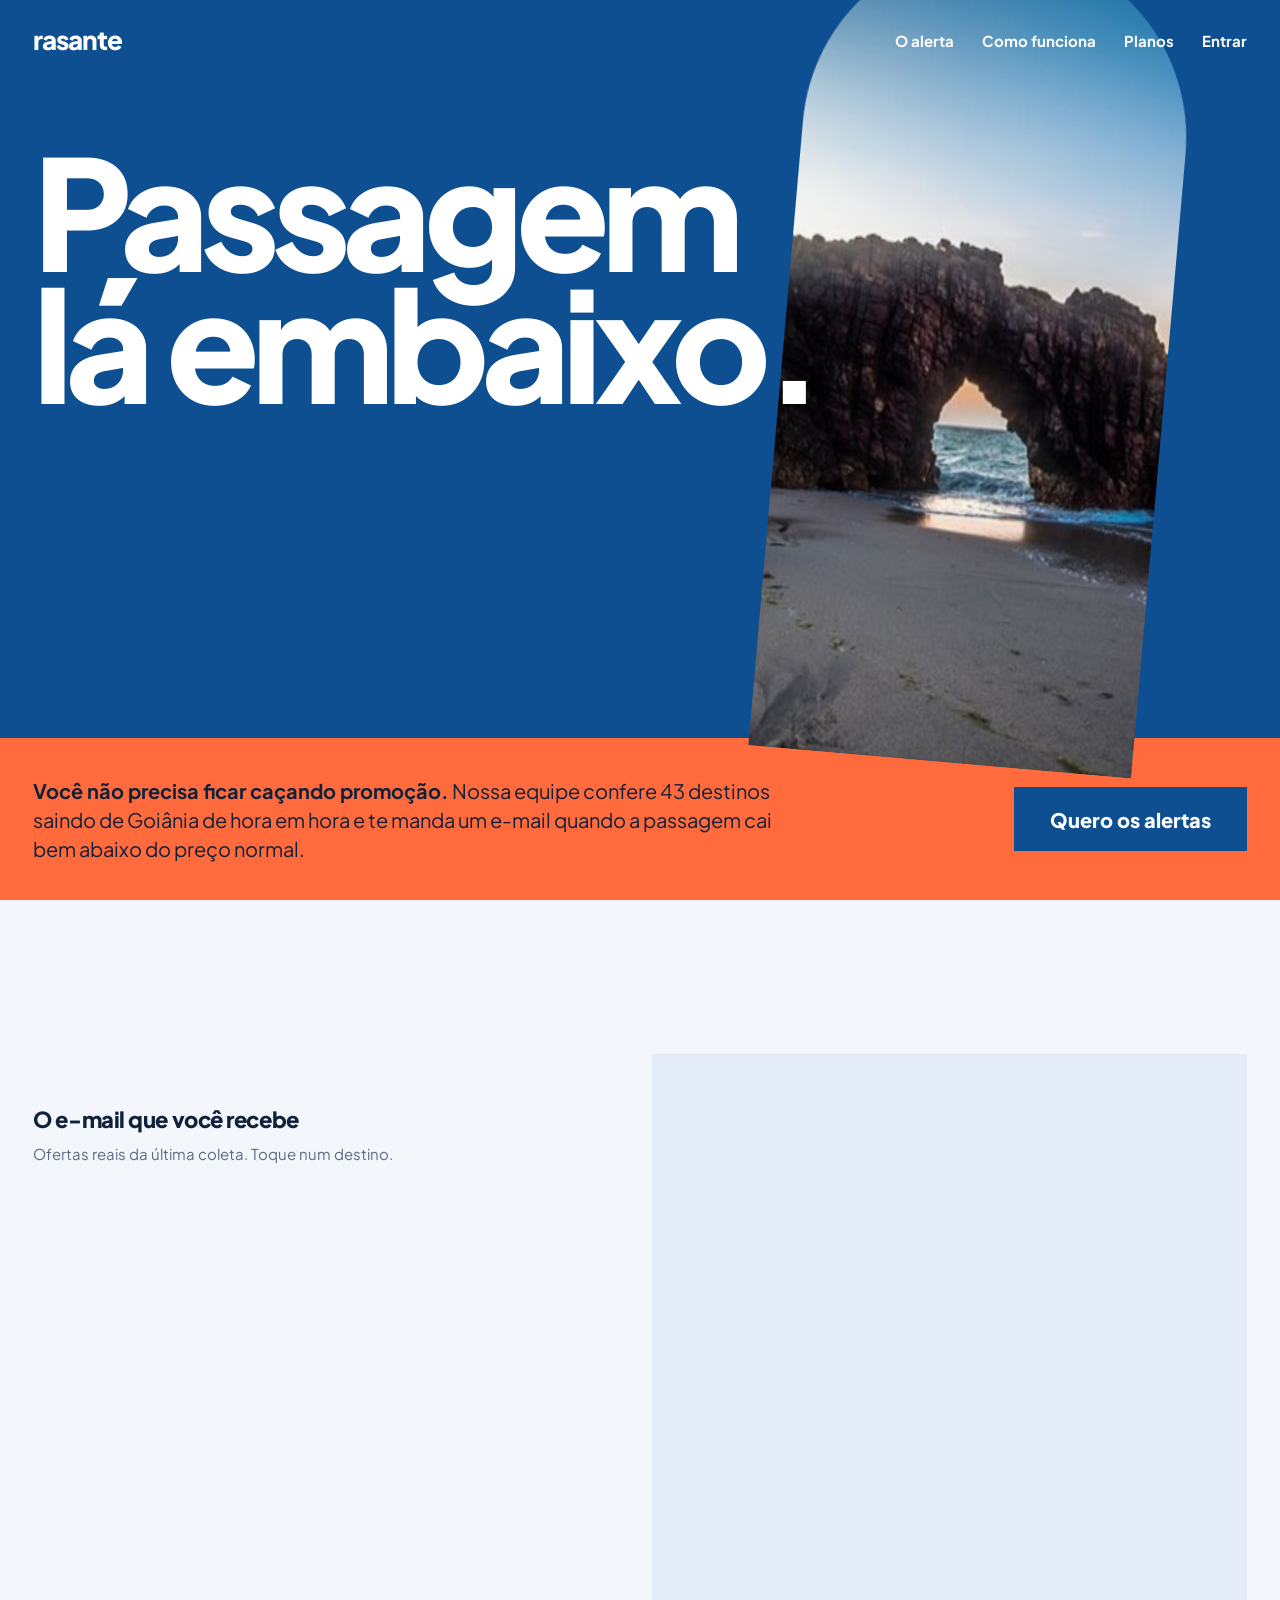
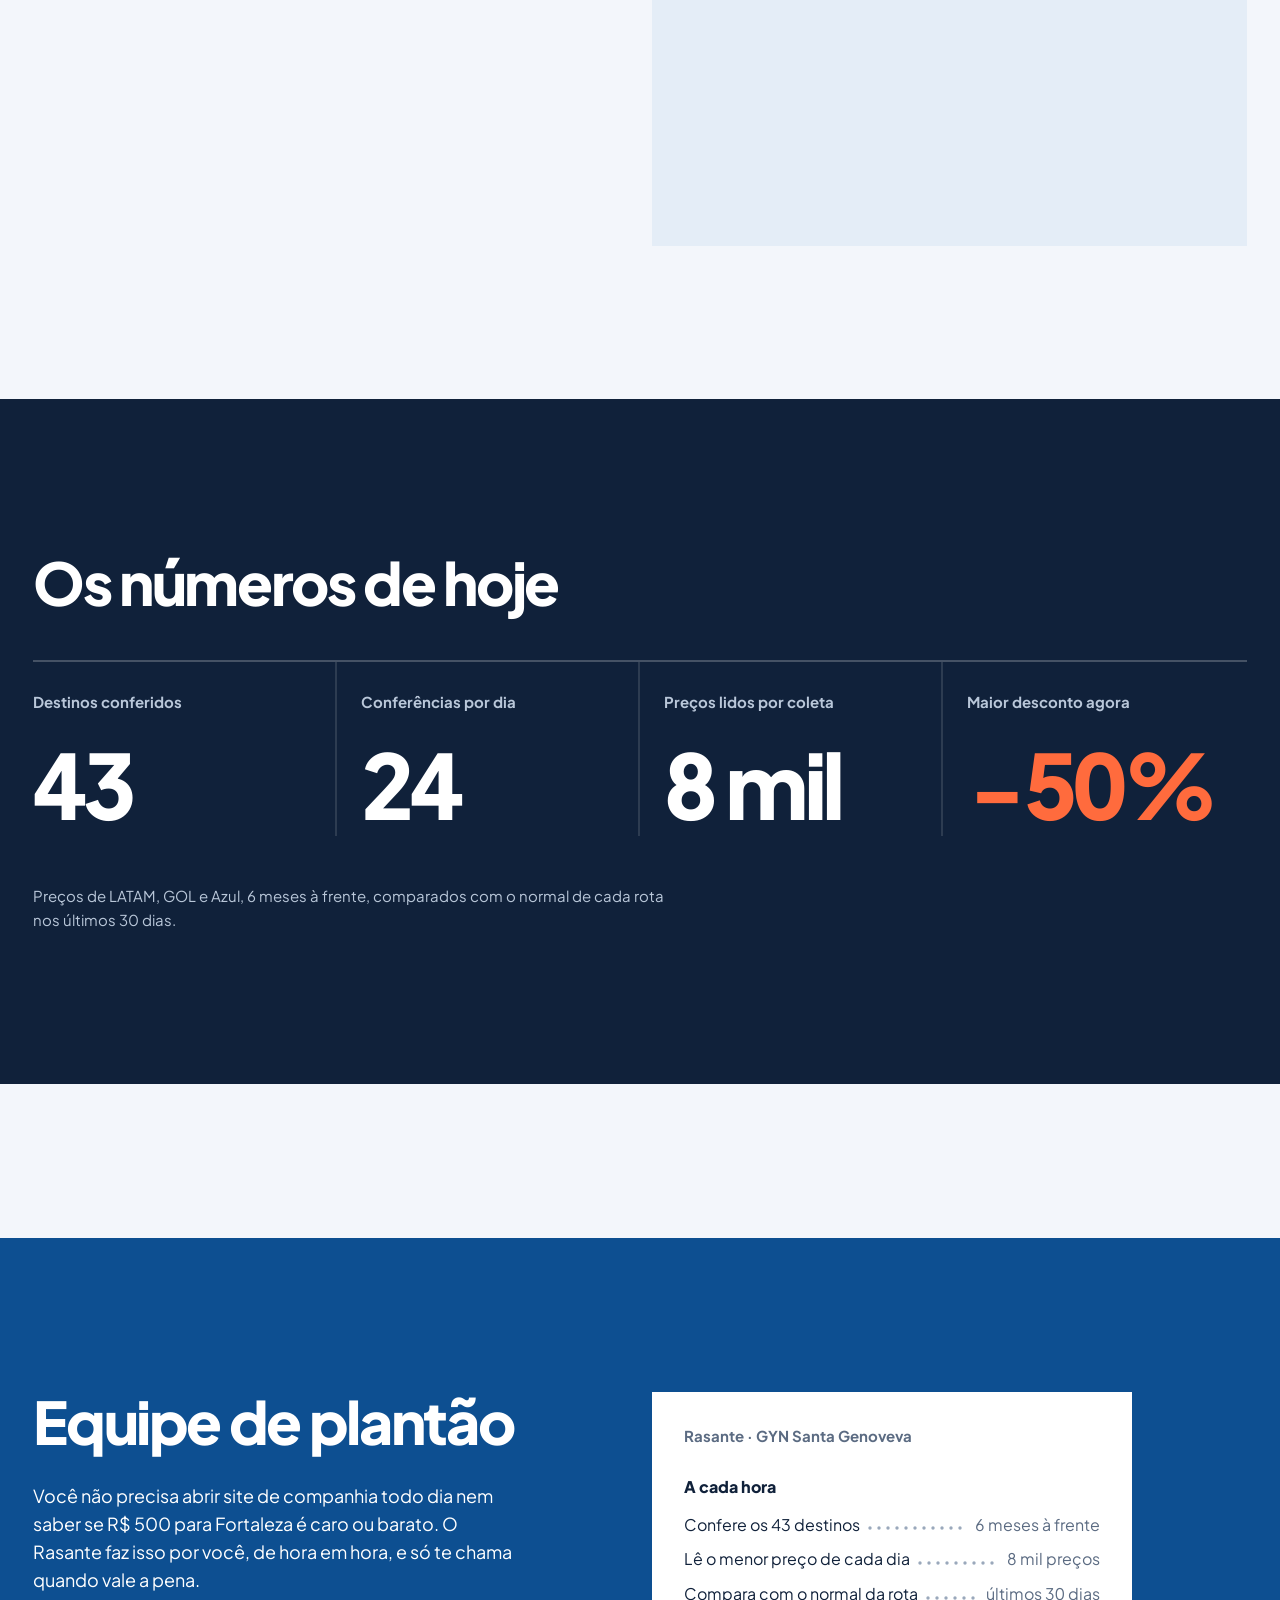
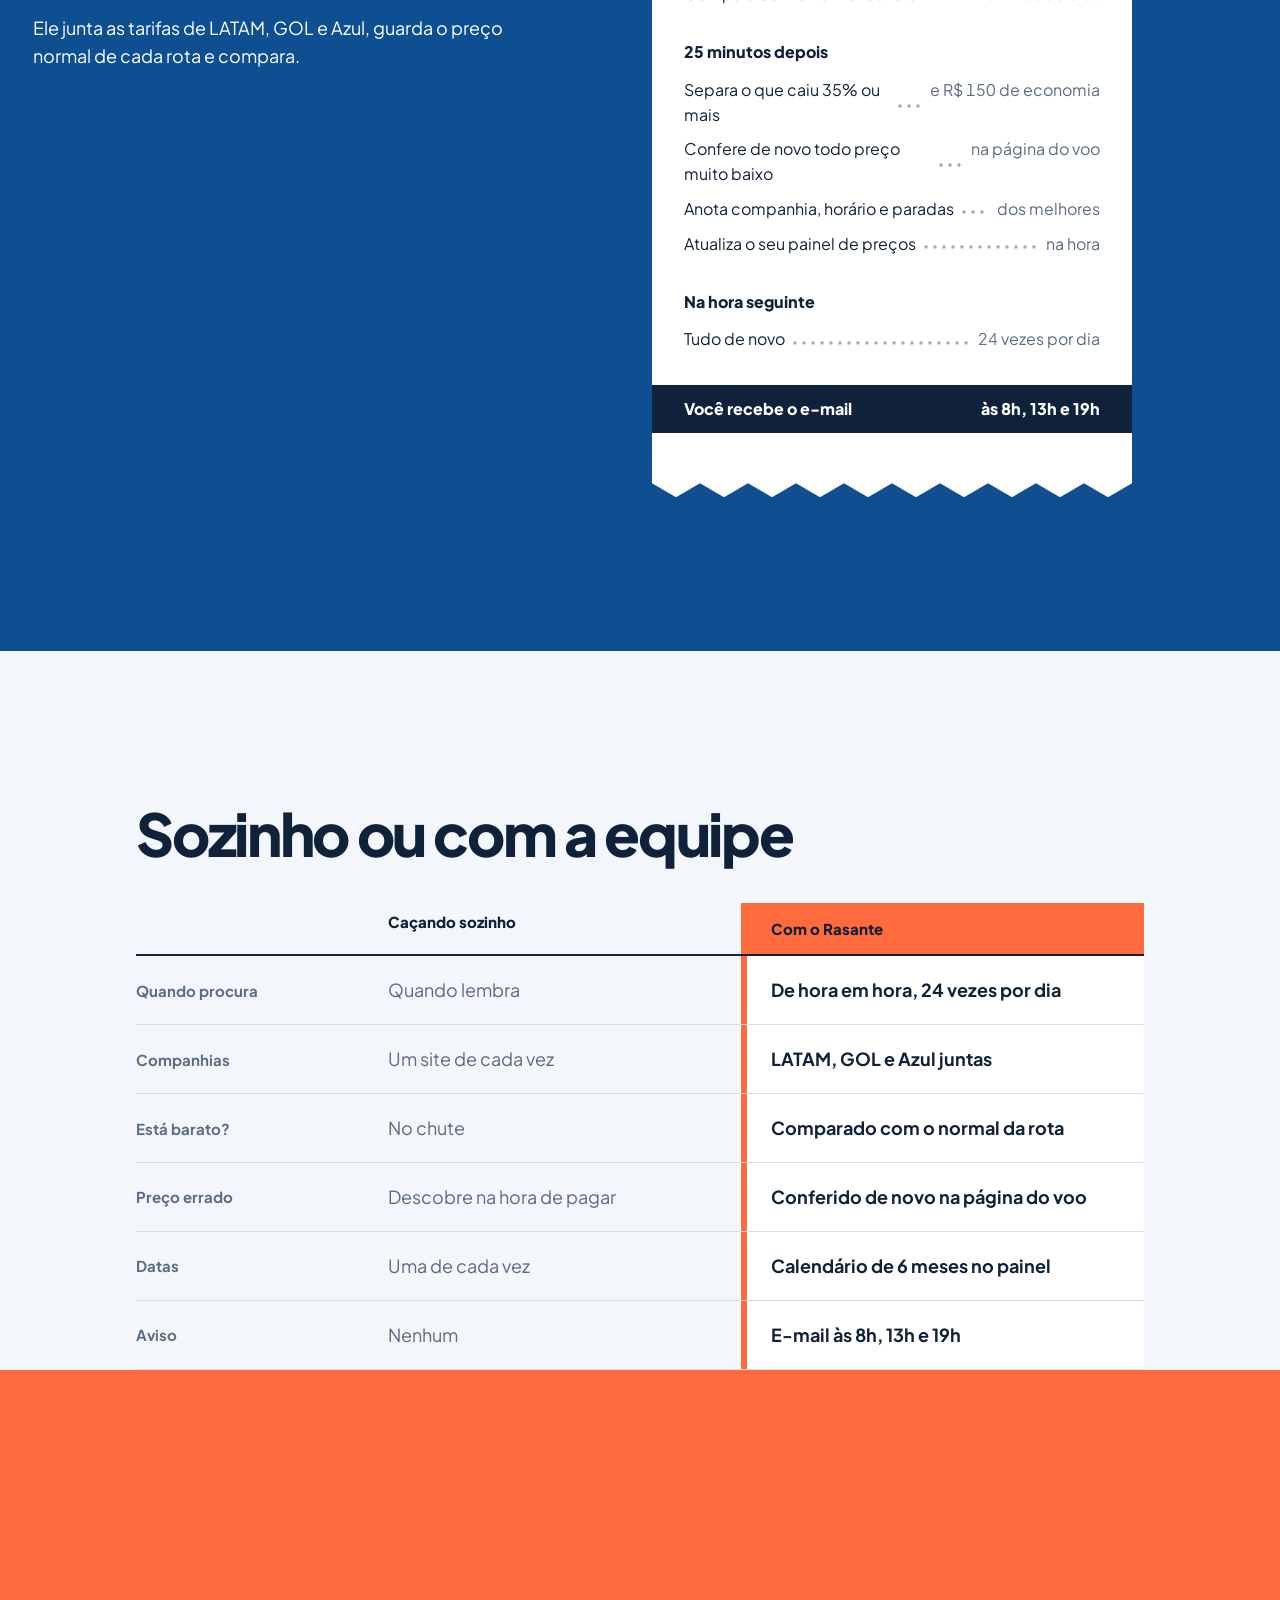
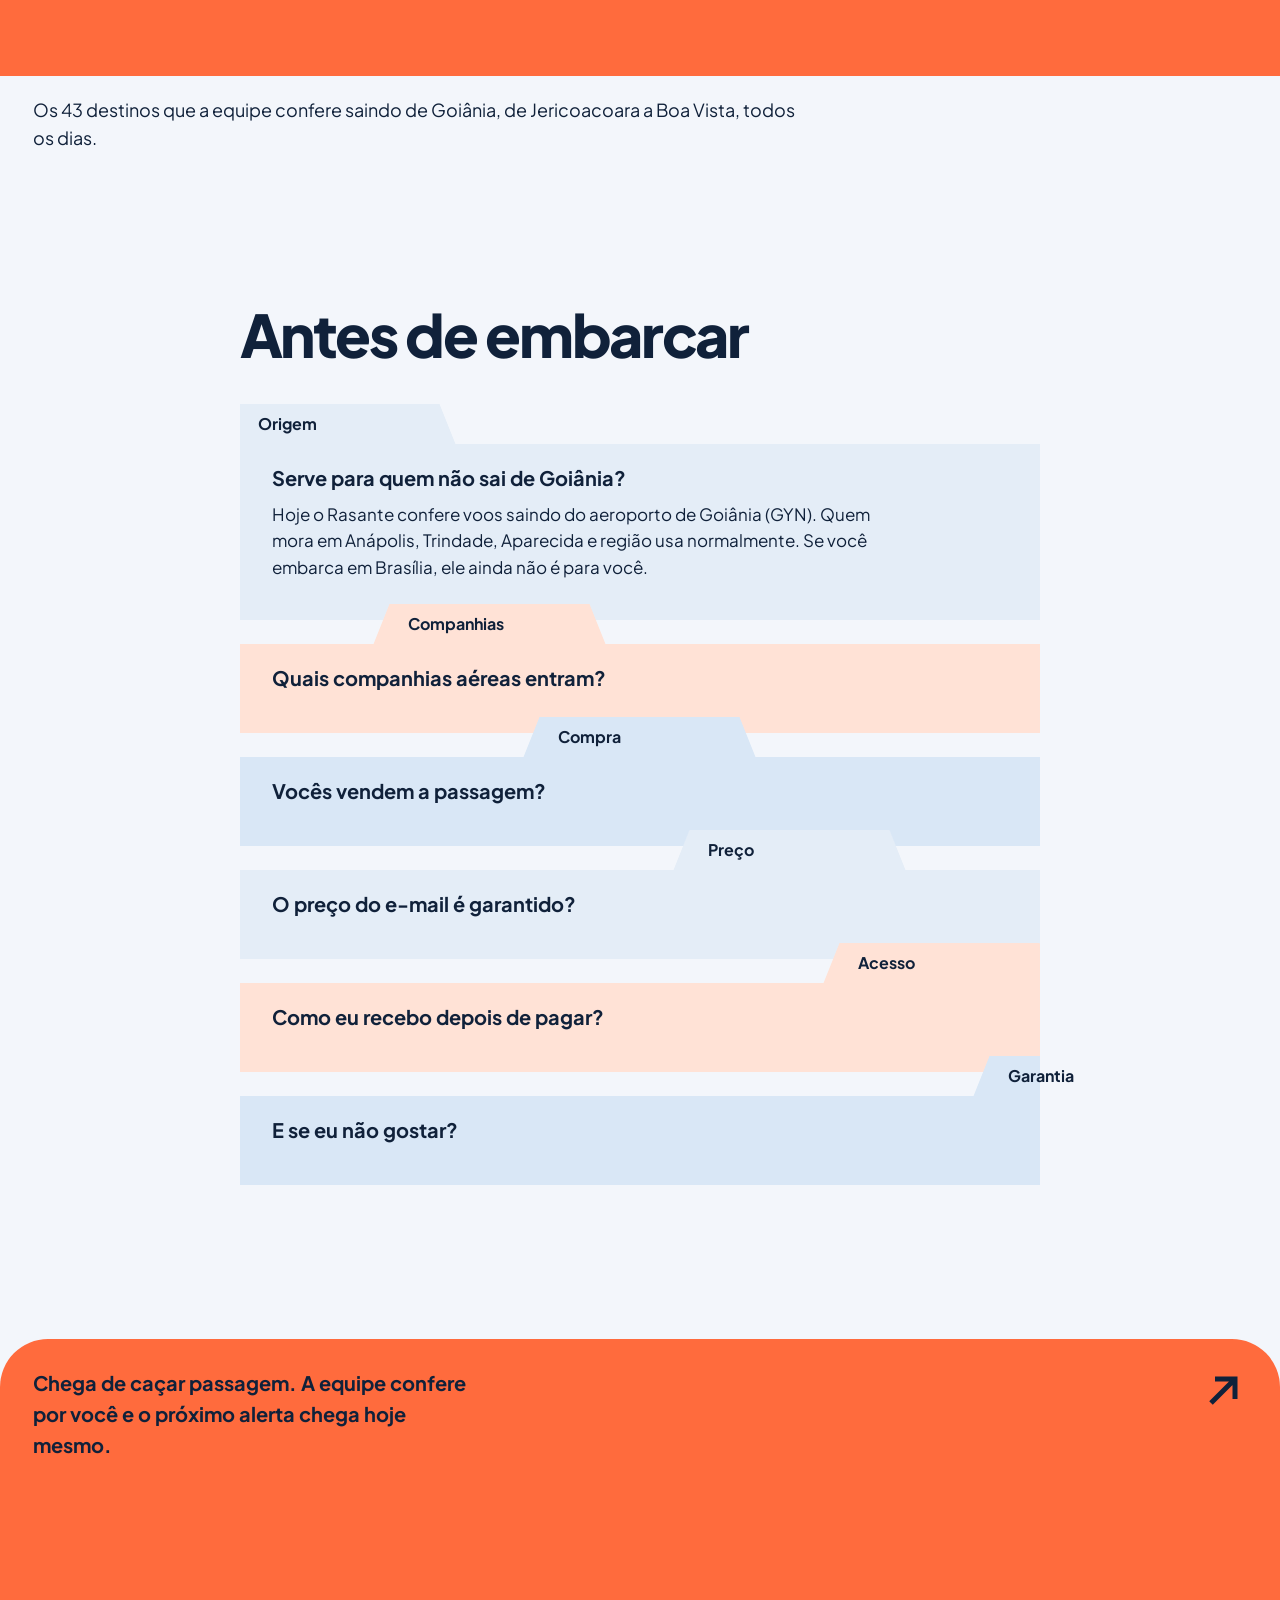
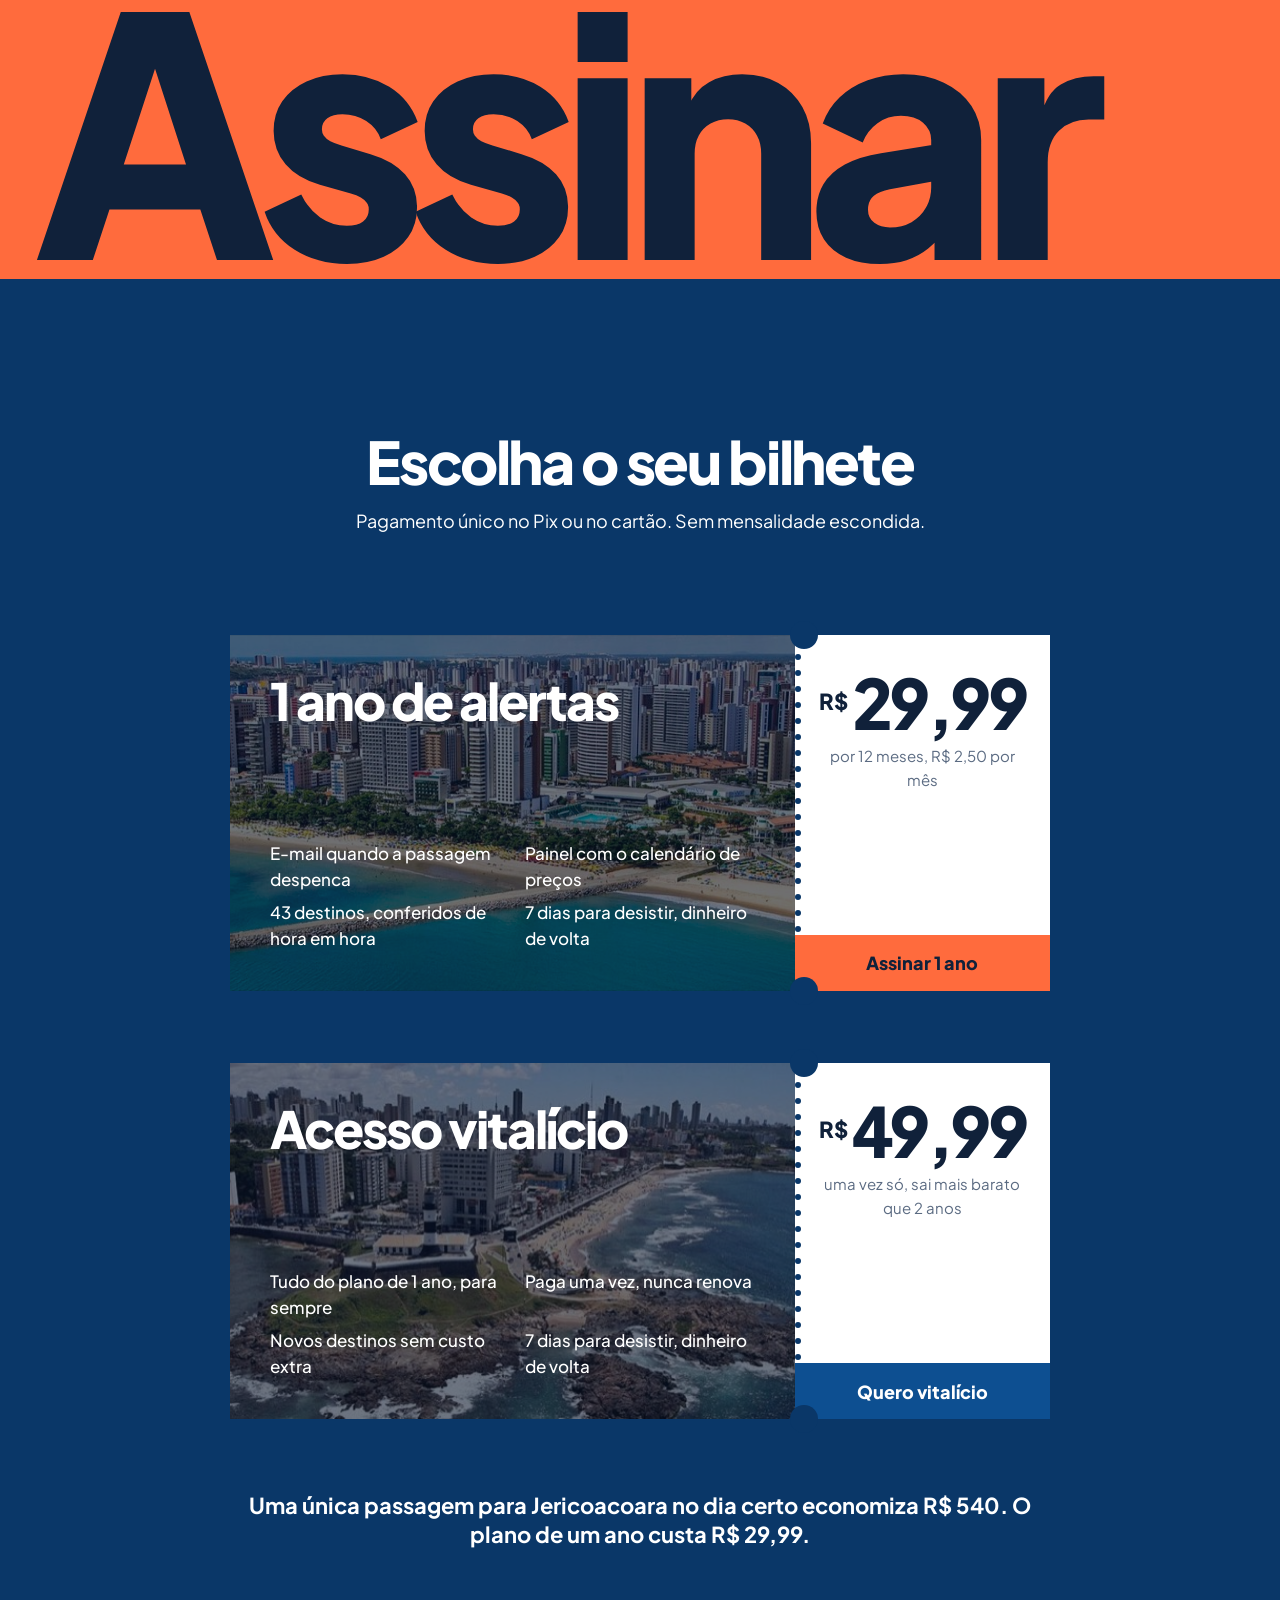
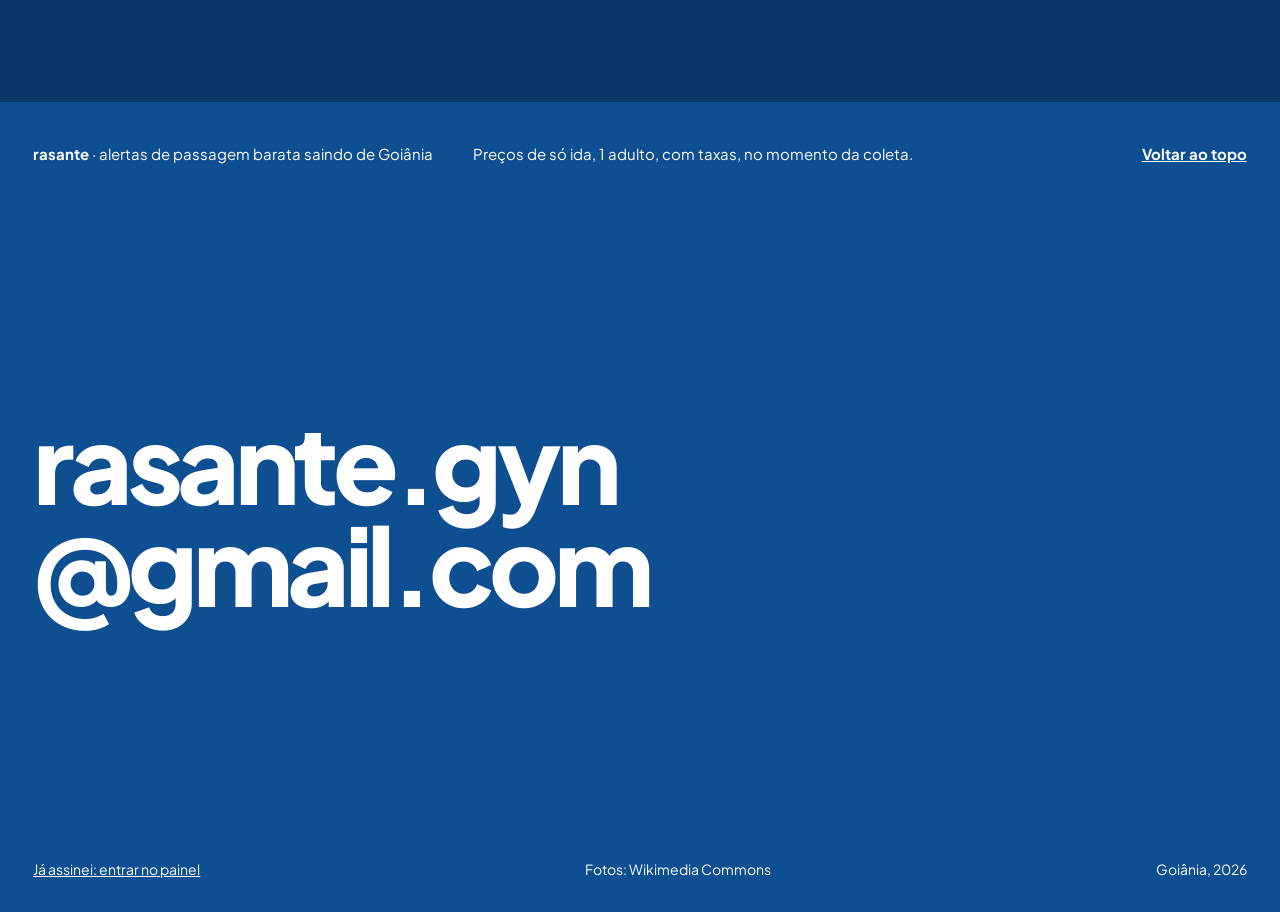
<file: index.html>
<!doctype html>
<html lang="pt-BR">
<head>
<meta charset="utf-8">
<meta name="viewport" content="width=device-width, initial-scale=1">
<title>Rasante · Alerta de passagem barata saindo de Goiânia</title>
<meta name="description" content="Nossa equipe confere 43 destinos saindo de Goiânia de hora em hora e te avisa por e-mail quando a passagem cai bem abaixo do preço normal.">
<script>document.documentElement.classList.add("js")</script>
<link rel="preconnect" href="https://fonts.googleapis.com">
<link rel="preconnect" href="https://fonts.gstatic.com" crossorigin>
<link href="https://fonts.googleapis.com/css2?family=Plus+Jakarta+Sans:wght@400;500;700;800&display=swap" rel="stylesheet">
<link rel="stylesheet" href="vendas.css">
</head>
<body>

<header class="nav">
  <a class="marca" href="./">rasante</a>
  <nav aria-label="Seções">
    <a href="#alerta">O alerta</a>
    <a href="#como">Como funciona</a>
    <a href="#planos">Planos</a>
    <a href="painel.html">Entrar</a>
  </nav>
</header>

<main>
  <!-- capa: cartaz de aeroporto -->
  <section class="capa" aria-labelledby="titulo">
    <div class="capa-campo">
      <h1 id="titulo">Passagem<br>lá embaixo.</h1>
      <figure class="capa-foto shutter">
        <img src="fotos/JJD.jpg" alt="Pedra Furada, em Jericoacoara, no fim da tarde" width="760" height="1013">
      </figure>
    </div>
    <div class="capa-faixa">
      <p><b>Você não precisa ficar caçando promoção.</b> Nossa equipe confere 43 destinos saindo de Goiânia de hora em hora e te manda um e-mail quando a passagem cai bem abaixo do preço normal.</p>
      <a class="acao" href="#planos">Quero os alertas</a>
    </div>
  </section>

  <!-- o que chega no e-mail, com os preços de verdade da última coleta -->
  <section class="alerta" id="alerta" aria-labelledby="alerta-titulo">
    <div class="alerta-lista" data-reveal>
      <h2 id="alerta-titulo">O e-mail que você recebe</h2>
      <p class="alerta-sub" id="alerta-sub">Ofertas reais da última coleta. Toque num destino.</p>
      <div class="nomes" id="nomes" role="tablist" aria-label="Destinos em oferta"></div>
    </div>
    <div class="palco">
      <article class="email" id="email" data-ui aria-live="polite"></article>
    </div>
  </section>

  <!-- números de hoje: um painel de partidas -->
  <section class="placar" aria-labelledby="placar-titulo">
    <h2 id="placar-titulo">Os números de hoje</h2>
    <dl class="placar-quadro" data-reveal>
      <div><dt>Destinos conferidos</dt><dd class="num">43</dd></div>
      <div><dt>Conferências por dia</dt><dd class="num">24</dd></div>
      <div><dt>Preços lidos por coleta</dt><dd class="num">8 mil</dd></div>
      <div><dt id="placar-maior-nome">Maior desconto agora</dt><dd class="num placar-sol" id="placar-maior">−50%</dd></div>
    </dl>
    <p class="placar-nota" id="placar-nota">Preços de LATAM, GOL e Azul, 6 meses à frente, comparados com o normal de cada rota nos últimos 30 dias.</p>
  </section>

  <!-- como funciona: um itinerário impresso -->
  <section class="como" id="como" aria-labelledby="como-titulo">
    <div class="como-texto" data-reveal>
      <h2 id="como-titulo">Equipe de plantão</h2>
      <p>Você não precisa abrir site de companhia todo dia nem saber se R$ 500 para Fortaleza é caro ou barato. O Rasante faz isso por você, de hora em hora, e só te chama quando vale a pena.</p>
      <p>Ele junta as tarifas de LATAM, GOL e Azul, guarda o preço normal de cada rota e compara.</p>
    </div>
    <div class="bilhete" data-reveal>
      <p class="bilhete-cab">Rasante · GYN Santa Genoveva</p>
      <h3>A cada hora</h3>
      <ul>
        <li><span>Confere os 43 destinos</span><i></i><span>6 meses à frente</span></li>
        <li><span>Lê o menor preço de cada dia</span><i></i><span>8 mil preços</span></li>
        <li><span>Compara com o normal da rota</span><i></i><span>últimos 30 dias</span></li>
      </ul>
      <h3>25 minutos depois</h3>
      <ul>
        <li><span>Separa o que caiu 35% ou mais</span><i></i><span>e R$ 150 de economia</span></li>
        <li><span>Confere de novo todo preço muito baixo</span><i></i><span>na página do voo</span></li>
        <li><span>Anota companhia, horário e paradas</span><i></i><span>dos melhores</span></li>
        <li><span>Atualiza o seu painel de preços</span><i></i><span>na hora</span></li>
      </ul>
      <h3>Na hora seguinte</h3>
      <ul>
        <li><span>Tudo de novo</span><i></i><span>24 vezes por dia</span></li>
      </ul>
      <p class="bilhete-fim"><span>Você recebe o e-mail</span><span>às 8h, 13h e 19h</span></p>
    </div>
  </section>

  <!-- sozinho ou com a equipe -->
  <section class="versus" aria-labelledby="versus-titulo">
    <h2 id="versus-titulo">Sozinho ou com a equipe</h2>
    <div class="versus-tabela" role="table" aria-label="Procurar passagem sozinho comparado com o Rasante" data-reveal>
      <div class="versus-linha versus-cab" role="row"><span role="columnheader"></span><span role="columnheader">Caçando sozinho</span><span role="columnheader">Com o Rasante</span></div>
      <div class="versus-linha" role="row"><span role="rowheader">Quando procura</span><span role="cell">Quando lembra</span><span role="cell">De hora em hora, 24 vezes por dia</span></div>
      <div class="versus-linha" role="row"><span role="rowheader">Companhias</span><span role="cell">Um site de cada vez</span><span role="cell">LATAM, GOL e Azul juntas</span></div>
      <div class="versus-linha" role="row"><span role="rowheader">Está barato?</span><span role="cell">No chute</span><span role="cell">Comparado com o normal da rota</span></div>
      <div class="versus-linha" role="row"><span role="rowheader">Preço errado</span><span role="cell">Descobre na hora de pagar</span><span role="cell">Conferido de novo na página do voo</span></div>
      <div class="versus-linha" role="row"><span role="rowheader">Datas</span><span role="cell">Uma de cada vez</span><span role="cell">Calendário de 6 meses no painel</span></div>
      <div class="versus-linha" role="row"><span role="rowheader">Aviso</span><span role="cell">Nenhum</span><span role="cell">E-mail às 8h, 13h e 19h</span></div>
    </div>
  </section>

  <!-- prova: os destinos correndo -->
  <section class="destinos" aria-labelledby="destinos-titulo">
    <h2 id="destinos-titulo" class="sr">Os 43 destinos</h2>
    <div class="faixa" aria-hidden="true"><div class="faixa-trilho" id="trilho"></div></div>
    <p class="faixa-nota" id="faixa-nota">Os 43 destinos que a equipe confere saindo de Goiânia, de Jericoacoara a Boa Vista, todos os dias.</p>
  </section>

  <!-- dúvidas: fichas de arquivo -->
  <section class="duvidas" aria-labelledby="duvidas-titulo">
    <h2 id="duvidas-titulo">Antes de embarcar</h2>
    <div class="fichas" id="fichas" data-reveal>
      <details class="ficha" open>
        <summary><span class="aba">Origem</span><span class="pergunta">Serve para quem não sai de Goiânia?</span></summary>
        <p>Hoje o Rasante confere voos saindo do aeroporto de Goiânia (GYN). Quem mora em Anápolis, Trindade, Aparecida e região usa normalmente. Se você embarca em Brasília, ele ainda não é para você.</p>
      </details>
      <details class="ficha">
        <summary><span class="aba">Companhias</span><span class="pergunta">Quais companhias aéreas entram?</span></summary>
        <p>LATAM, GOL e Azul, e qualquer outra que esteja vendendo a rota. A equipe lê o menor preço do dia entre todas elas, com as taxas incluídas.</p>
      </details>
      <details class="ficha">
        <summary><span class="aba">Compra</span><span class="pergunta">Vocês vendem a passagem?</span></summary>
        <p>Não. O alerta traz o destino, a data e o link do voo. Você compra direto no site da companhia ou da agência que preferir, sem taxa nossa.</p>
      </details>
      <details class="ficha">
        <summary><span class="aba">Preço</span><span class="pergunta">O preço do e-mail é garantido?</span></summary>
        <p>É o preço no momento da coleta. Passagem barata costuma sumir em horas, por isso a equipe confere de hora em hora: o painel atualiza toda hora e o e-mail sai às 8h, 13h e 19h com tudo o que apareceu. Confira no site antes de pagar.</p>
      </details>
      <details class="ficha">
        <summary><span class="aba">Acesso</span><span class="pergunta">Como eu recebo depois de pagar?</span></summary>
        <p>Assim que o pagamento é aprovado, você recebe no e-mail o acesso ao painel de preços e passa a receber os alertas a partir da próxima coleta.</p>
      </details>
      <details class="ficha">
        <summary><span class="aba">Garantia</span><span class="pergunta">E se eu não gostar?</span></summary>
        <p>Você tem 7 dias para pedir o dinheiro de volta, sem precisar explicar o motivo. É o seu direito de arrependimento em compras pela internet.</p>
      </details>
    </div>
  </section>

  <a class="final" id="comprar-final" href="#planos">
    <span class="final-frase">Chega de caçar passagem. A equipe confere por você e o próximo alerta chega hoje mesmo.</span>
    <svg class="final-seta" viewBox="0 0 48 48" aria-hidden="true"><path d="M12 36 36 12M16 12h20v20" fill="none" stroke="currentColor" stroke-width="5"/></svg>
    <span class="final-palavra">Assinar</span>
  </a>

  <!-- planos: dois cartões de embarque -->
  <section class="planos" id="planos" aria-labelledby="planos-titulo">
    <h2 id="planos-titulo">Escolha o seu bilhete</h2>
    <p class="planos-sub">Pagamento único no Pix ou no cartão. Sem mensalidade escondida.</p>

    <article class="ticket">
      <div class="ticket-corpo">
        <img class="ticket-foto" src="fotos/FOR.jpg" alt="Orla de Fortaleza vista do alto" width="760" height="506" loading="lazy">
        <h3>1 ano de alertas</h3>
        <ul>
          <li>E-mail quando a passagem despenca</li>
          <li>Painel com o calendário de preços</li>
          <li>43 destinos, conferidos de hora em hora</li>
          <li>7 dias para desistir, dinheiro de volta</li>
        </ul>
      </div>
      <div class="ticket-canhoto">
        <p class="preco"><small>R$</small>29,99</p>
        <p class="preco-nota">por 12 meses, R$ 2,50 por mês</p>
        <a class="ticket-acao" id="comprar-anual" href="https://pay.kiwify.com.br/cllMDNS">Assinar 1 ano</a>
      </div>
    </article>

    <article class="ticket ticket-vit">
      <div class="ticket-corpo">
        <img class="ticket-foto" src="fotos/SSA.jpg" alt="Salvador vista do mar" width="760" height="506" loading="lazy">
        <h3>Acesso vitalício</h3>
        <ul>
          <li>Tudo do plano de 1 ano, para sempre</li>
          <li>Paga uma vez, nunca renova</li>
          <li>Novos destinos sem custo extra</li>
          <li>7 dias para desistir, dinheiro de volta</li>
        </ul>
      </div>
      <div class="ticket-canhoto">
        <p class="preco"><small>R$</small>49,99</p>
        <p class="preco-nota">uma vez só, sai mais barato que 2 anos</p>
        <a class="ticket-acao" id="comprar-vitalicio" href="https://pay.kiwify.com.br/M8Yt5l7">Quero vitalício</a>
      </div>
    </article>

    <p class="planos-conta" id="conta">Uma única passagem para Jericoacoara no dia certo economiza R$ 540. O plano de um ano custa R$ 29,99.</p>
  </section>
</main>

<footer class="rodape">
  <div class="rodape-topo">
    <p><b>rasante</b> · alertas de passagem barata saindo de Goiânia</p>
    <p>Preços de só ida, 1 adulto, com taxas, no momento da coleta.</p>
    <a href="#titulo">Voltar ao topo</a>
  </div>
  <a class="rodape-contato" id="contato" href="mailto:rasante.gyn@gmail.com">rasante.gyn<br>@gmail.com</a>
  <div class="rodape-pe">
    <a href="painel.html">Já assinei: entrar no painel</a>
    <span>Fotos: Wikimedia Commons</span>
    <span>Goiânia, 2026</span>
  </div>
</footer>

<script>
  /* as 5 maiores ofertas da última coleta vêm do servidor; sem elas a página funciona igual, só sem o e-mail de exemplo */
  fetch("https://jnkvvtdfsfugigcaqplk.supabase.co/functions/v1/amostra").then((r) => (r.ok ? r.json() : null)).then((d) => { if (d && d.destinos) window.RASANTE = d; }).catch(() => {})
    .finally(() => { const s = document.createElement("script"); s.src = "vendas.js"; document.body.appendChild(s); });
</script>
</body>
</html>
</file>
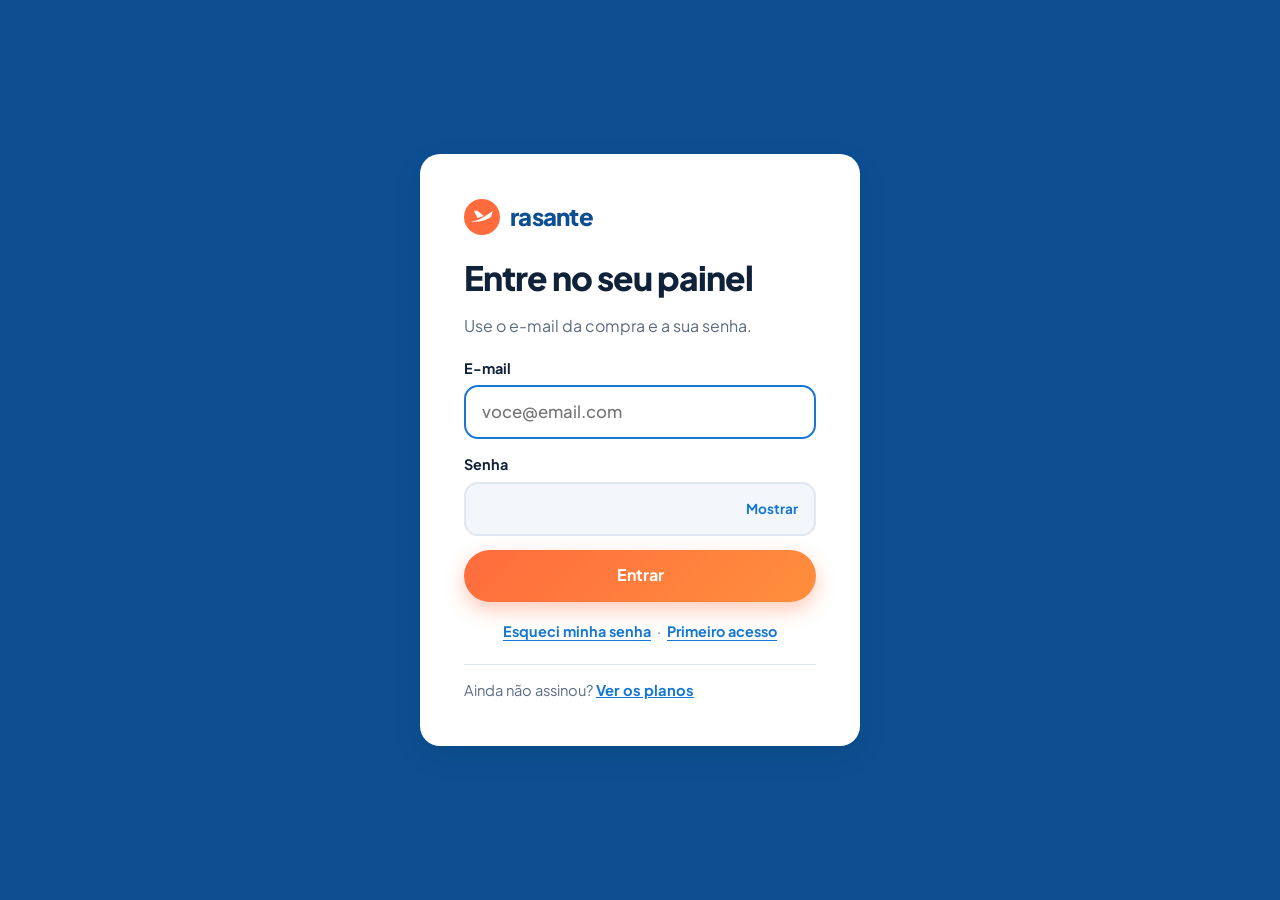
<file: painel.html>
<!doctype html>
<html lang="pt-BR">
<head>
<meta charset="utf-8">
<meta name="viewport" content="width=device-width, initial-scale=1">
<title>Rasante · Passagens baratas saindo de Goiânia</title>
<meta name="description" content="O menor preço de cada dia, de Goiânia para todo o Brasil, conferido a cada 30 minutos em LATAM, GOL e Azul. Só ida ou ida e volta.">
<link rel="preconnect" href="https://fonts.googleapis.com">
<link rel="preconnect" href="https://fonts.gstatic.com" crossorigin>
<link href="https://fonts.googleapis.com/css2?family=Plus+Jakarta+Sans:wght@400;500;600;700;800&display=swap" rel="stylesheet">
<link rel="stylesheet" href="estilo.css">
</head>
<body class="trancado">

<section class="entrada" id="entrada" aria-labelledby="entrada-titulo">
  <div class="entrada-caixa">
    <a class="logo" href="./" aria-label="Rasante, página inicial">
      <svg viewBox="0 0 40 40" aria-hidden="true"><circle cx="20" cy="20" r="20" fill="var(--sun)"/><path d="M8 25c7-1 14-4 24-12l-2 7c-6 4-13 6-22 5Z" fill="#fff"/><path d="M15 21 11 13h4l7 6Z" fill="#fff"/></svg>
      rasante
    </a>
    <h1 id="entrada-titulo">Entre no seu painel</h1>
    <p class="entrada-sub" id="entrada-sub">Use o e-mail da compra e a sua senha.</p>

    <form id="form-login" class="tela" novalidate>
      <label class="entrada-campo"><span>E-mail</span>
        <input id="l-email" type="email" inputmode="email" autocomplete="username" required placeholder="voce@email.com">
      </label>
      <label class="entrada-campo"><span>Senha</span>
        <span class="senha-caixa"><input id="l-senha" type="password" autocomplete="current-password" required><button type="button" class="ver" aria-label="Mostrar senha">Mostrar</button></span>
      </label>
      <button class="btn btn-sun" type="submit">Entrar</button>
      <p class="entrada-links"><button type="button" data-ir="esqueci">Esqueci minha senha</button> · <button type="button" data-ir="esqueci" data-primeiro>Primeiro acesso</button></p>
    </form>

    <form id="form-esqueci" class="tela" novalidate hidden>
      <label class="entrada-campo"><span>E-mail da compra</span>
        <input id="q-email" type="email" inputmode="email" autocomplete="email" required placeholder="voce@email.com">
      </label>
      <button class="btn btn-sun" type="submit">Mandar o link</button>
      <p class="entrada-links"><button type="button" data-ir="login">Voltar para entrar</button></p>
    </form>

    <form id="form-senha" class="tela" novalidate hidden>
      <input type="email" id="s-email" autocomplete="username" hidden>
      <label class="entrada-campo"><span>Nova senha</span>
        <span class="senha-caixa"><input id="s-senha" type="password" autocomplete="new-password" minlength="8" required><button type="button" class="ver" aria-label="Mostrar senha">Mostrar</button></span>
      </label>
      <label class="entrada-campo"><span>Repita a senha</span>
        <input id="s-senha2" type="password" autocomplete="new-password" minlength="8" required>
      </label>
      <p class="dica">Pelo menos 8 caracteres.</p>
      <button class="btn btn-sun" type="submit">Salvar senha e entrar</button>
    </form>

    <p class="entrada-msg" id="entrada-msg" role="status" aria-live="polite"></p>
    <p class="entrada-pe" id="entrada-pe">Ainda não assinou? <a href="./#planos">Ver os planos</a></p>
  </div>
</section>

<header class="top">
  <div class="top-in">
    <a class="logo" href="./" aria-label="Rasante, início">
      <svg viewBox="0 0 40 40" aria-hidden="true"><circle cx="20" cy="20" r="20" fill="var(--sun)"/><path d="M8 25c7-1 14-4 24-12l-2 7c-6 4-13 6-22 5Z" fill="#fff"/><path d="M15 21 11 13h4l7 6Z" fill="#fff"/></svg>
      rasante
    </a>
    <span class="saida"><svg viewBox="0 0 24 24" aria-hidden="true"><path d="M12 2a7 7 0 0 0-7 7c0 5 7 13 7 13s7-8 7-13a7 7 0 0 0-7-7Zm0 9.5A2.5 2.5 0 1 1 12 6a2.5 2.5 0 0 1 0 5.5Z" fill="currentColor"/></svg><span class="longo">Saindo de&nbsp;</span><b id="origem">Goiânia</b></span>
    <a class="top-cta" href="#alertas">Alertas por e-mail</a>
    <button class="top-sair" type="button" id="abrir-conta" aria-label="Minha conta"><svg viewBox="0 0 24 24" aria-hidden="true"><circle cx="12" cy="8" r="4" fill="none" stroke="currentColor" stroke-width="2.2"/><path d="M4 21c1.5-4 4.5-6 8-6s6.5 2 8 6" fill="none" stroke="currentColor" stroke-width="2.2" stroke-linecap="round"/></svg><span>Minha conta</span></button>
  </div>
</header>

<section class="hero" id="topo">
  <div class="hero-in">
    <p class="hero-tag" id="atualizado">Preços conferidos hoje</p>
    <h1>Voe barato saindo de Goiânia</h1>
    <p class="hero-sub">A cada 30 minutos, conferimos LATAM, GOL e Azul para <b id="n-destinos">43 destinos</b> e mostramos quando a passagem está bem abaixo do preço normal.</p>
  </div>
  <form class="busca" id="busca" role="search" onsubmit="return false">
    <div class="modo" id="modo" hidden>
      <div class="modo-tipo" role="group" aria-label="Tipo de passagem">
        <button type="button" data-modo="ida" aria-pressed="true">Só ida</button>
        <button type="button" data-modo="iv" aria-pressed="false">Ida e volta</button>
      </div>
      <div class="modo-dias" id="modo-dias" role="group" aria-label="Dias de viagem" hidden></div>
    </div>
    <label class="campo">
      <span>Para onde?</span>
      <input id="f-texto" type="search" list="cidades" placeholder="Qualquer destino" autocomplete="off">
      <datalist id="cidades"></datalist>
    </label>
    <label class="campo">
      <span>Quando?</span>
      <select id="f-mes"><option value="">Qualquer data</option></select>
    </label>
    <label class="campo">
      <span>Região</span>
      <select id="f-regiao"><option value="">Todo o Brasil</option></select>
    </label>
    <button class="btn btn-sun" type="submit" id="buscar">
      <svg viewBox="0 0 24 24" aria-hidden="true"><circle cx="10.5" cy="10.5" r="6.5" fill="none" stroke="currentColor" stroke-width="2.6"/><path d="m15.5 15.5 5 5" stroke="currentColor" stroke-width="2.6" stroke-linecap="round"/></svg>
      Buscar passagens
    </button>
  </form>
</section>

<main>
  <section class="bloco" id="promocoes" aria-labelledby="promo-titulo">
    <div class="bloco-cab">
      <div>
        <h2 id="promo-titulo">Muito abaixo do preço agora</h2>
        <p id="promo-sub">Passagens só de ida pelo menos <b id="regra">35%</b> mais baratas que o normal da rota.</p>
      </div>
    </div>
    <div class="promos" id="promos"></div>
  </section>

  <section class="bloco" id="destinos" aria-labelledby="dest-titulo">
    <div class="bloco-cab">
      <div>
        <h2 id="dest-titulo">Todos os destinos</h2>
        <p id="dest-sub">O menor preço de cada destino nos próximos 6 meses.</p>
      </div>
      <label class="ordem"><span>Ordenar por</span>
        <select id="ordem">
          <option value="desconto">Maior desconto</option>
          <option value="preco">Menor preço</option>
          <option value="nome">Cidade (A–Z)</option>
        </select>
      </label>
    </div>
    <div class="abas" id="abas" role="tablist" aria-label="Região"></div>
    <div class="cards" id="cards"></div>
  </section>

  <section class="bloco como" aria-labelledby="como-titulo">
    <h2 id="como-titulo">Como funciona</h2>
    <div class="passos">
      <article>
        <span class="ic"><svg viewBox="0 0 24 24" aria-hidden="true"><path d="M3 13.5 21 6l-4.5 15-4-6.5L3 13.5Z" fill="none" stroke="currentColor" stroke-width="2" stroke-linejoin="round"/></svg></span>
        <h3>Conferimos todas as companhias</h3>
        <p>A cada 30 minutos, a equipe lê o menor preço de cada dia dos próximos 6 meses, na ida e na volta, juntando LATAM, GOL, Azul e quem mais voa a rota.</p>
      </article>
      <article>
        <span class="ic"><svg viewBox="0 0 24 24" aria-hidden="true"><path d="M4 19V9m6 10V5m6 14v-7m4 7H2" fill="none" stroke="currentColor" stroke-width="2" stroke-linecap="round"/></svg></span>
        <h3>Comparamos com o preço normal</h3>
        <p>Cada rota tem seu preço normal, calculado com as coletas dos últimos 30 dias. Oferta é o que fica bem abaixo dele, não só o que parece barato.</p>
      </article>
      <article>
        <span class="ic"><svg viewBox="0 0 24 24" aria-hidden="true"><path d="M3 6h18v12H3zM3 7l9 6 9-6" fill="none" stroke="currentColor" stroke-width="2" stroke-linejoin="round"/></svg></span>
        <h3>Avisamos por e-mail</h3>
        <p>Quando o preço despenca, só ida ou ida e volta, chega um e-mail na hora com o destino, as datas e o link do voo. Cada passagem é avisada uma vez.</p>
      </article>
    </div>
  </section>

  <section class="alerta" id="alertas" aria-labelledby="alerta-titulo">
    <div>
      <h2 id="alerta-titulo">Passagem barata some rápido</h2>
      <p>Os alertas por e-mail estão ligados: quando aparecer uma passagem muito abaixo do preço saindo de Goiânia, você recebe um e-mail logo depois da conferência. Aqui no painel o preço atualiza a cada 30 minutos.</p>
    </div>
    <svg class="alerta-arte" viewBox="0 0 200 120" aria-hidden="true"><path d="M10 100 C60 90 120 60 190 15" stroke="#fff" stroke-width="3" stroke-dasharray="2 10" stroke-linecap="round" fill="none" opacity=".7"/><g transform="translate(150 28) rotate(-28)"><path d="M-22 0h44l8-3-8-3h-44z" fill="#fff"/><path d="M-4-3 6-20h7L6-3zM-4 0 6 17h7L6 0zM-20-3l-5-9h5l7 9z" fill="#fff"/></g></svg>
  </section>
</main>

<footer class="rodape">
  <p>Preços para 1 adulto, classe econômica, com taxas, no momento da coleta. Ida e volta: a ida somada à volta mais barata nos dias escolhidos. Confira no site da companhia antes de pagar.</p>
  <p>Fotos: Wikimedia Commons.</p>
</footer>

<dialog class="cal" id="cal" aria-labelledby="cal-titulo">
  <button class="fechar" type="button" id="cal-fechar" aria-label="Fechar">×</button>
  <div class="cal-foto" id="cal-foto"></div>
  <div class="cal-in">
    <p class="cal-rota" id="cal-rota"></p>
    <h2 id="cal-titulo"></h2>
    <div class="cal-resumo" id="cal-resumo"></div>
    <div class="meses" id="cal-meses" role="tablist" aria-label="Mês"></div>
    <div class="legenda"><span class="l-of">Muito abaixo</span><span class="l-ok">Abaixo do normal</span><span class="l-alto">Acima do normal</span></div>
    <div class="grade" id="cal-grade"></div>
    <div class="cal-par" id="cal-par" hidden></div>
    <p class="cal-nota" id="cal-nota">Toque num dia para abrir o voo e ver as companhias.</p>
  </div>
</dialog>

<dialog class="conta" id="conta" aria-labelledby="conta-titulo">
  <button class="fechar" type="button" id="conta-fechar" aria-label="Fechar">×</button>
  <h2 id="conta-titulo">Minha conta</h2>
  <div class="conta-quem">
    <p class="conta-nome" id="conta-nome"></p>
    <p class="conta-email" id="conta-email"></p>
  </div>
  <div class="conta-plano">
    <span class="conta-selo" id="conta-plano"></span>
    <span id="conta-validade"></span>
  </div>
  <form id="form-trocar" novalidate>
    <h3>Trocar senha</h3>
    <input type="email" id="t-email" autocomplete="username" hidden>
    <label class="entrada-campo"><span>Senha atual</span>
      <input id="t-atual" type="password" autocomplete="current-password" required>
    </label>
    <label class="entrada-campo"><span>Nova senha</span>
      <span class="senha-caixa"><input id="t-nova" type="password" autocomplete="new-password" minlength="8" required><button type="button" class="ver" aria-label="Mostrar senha">Mostrar</button></span>
    </label>
    <label class="entrada-campo"><span>Repita a nova senha</span>
      <input id="t-nova2" type="password" autocomplete="new-password" minlength="8" required>
    </label>
    <button class="btn btn-sky" type="submit">Salvar nova senha</button>
    <p class="entrada-msg" id="conta-msg" role="status" aria-live="polite"></p>
  </form>
  <button class="conta-sair" type="button" id="sair">Sair desta conta</button>
</dialog>

<script src="acesso.js"></script>
</body>
</html>
</file>
<file: vendas.css>
/* Rasante · página de vendas. Vestida de aeroporto: cartaz, painel, itinerário, bilhete. */
:root {
  --sky: #0d4f91;
  --sky-deep: #0a3768;
  --sky-soft: #e4edf7;
  --sun: #ff6b3d;
  --sun-soft: #ffe2d6;
  --ground: #f3f6fb;
  --paper: #ffffff;
  --ink: #10213a;
  --muted: #5b6b82;
  --on-dark: #ffffff;

  --font: "Plus Jakarta Sans", system-ui, sans-serif;
  --t-giant: clamp(76px, 12vw, 190px);
  --t-big: clamp(40px, 4.6vw, 72px);
  --t-mid: clamp(22px, 1.7vw, 28px);
  --t-body: 18px;
  --t-small: 15px;

  --m: clamp(16px, 2.6vw, 40px);
  --gap: 24px;
  --sec: clamp(96px, 12vw, 200px);
  --ease-out: cubic-bezier(.16, 1, .3, 1);
  --ease-in-out: cubic-bezier(.65, 0, .35, 1);
}

*, *::before, *::after { box-sizing: border-box; }
html { -webkit-text-size-adjust: 100%; scroll-behavior: smooth; }
body { margin: 0; background: var(--ground); color: var(--ink); font: 400 var(--t-body)/1.55 var(--font); overflow-x: hidden; }
h1, h2, h3, p, ul, figure { margin: 0; }
ul { padding: 0; list-style: none; }
a { color: inherit; }
img { display: block; max-width: 100%; }
:focus-visible { outline: 3px solid var(--sun); outline-offset: 3px; }
::selection { background: var(--sun); color: #fff; }
.sr { position: absolute; width: 1px; height: 1px; overflow: hidden; clip-path: inset(50%); white-space: nowrap; }
.num, .preco, .email-preco { font-variant-numeric: tabular-nums; }

/* ---------- navegação ---------- */
.nav { position: absolute; z-index: 5; inset: 0 0 auto 0; display: flex; justify-content: space-between; align-items: center; padding: 20px var(--m); color: var(--on-dark); }
.marca { font-weight: 800; font-size: 26px; letter-spacing: -0.04em; text-decoration: none; }
.nav nav { display: flex; gap: 28px; font-weight: 700; font-size: var(--t-small); }
.nav nav a { text-decoration: none; }
.nav nav a:hover { text-decoration: underline; text-underline-offset: 6px; }

/* ---------- capa ---------- */
.capa { position: relative; overflow: hidden; }
.capa-campo { position: relative; min-height: 82svh; background: var(--sky); color: var(--on-dark); padding: 0 var(--m); }
.capa h1 {
  position: relative; z-index: 2; padding-top: 16svh;
  font-size: var(--t-giant); font-weight: 800; line-height: .86; letter-spacing: -0.055em; white-space: nowrap;
}
.capa-foto {
  position: absolute; z-index: 1; right: 6vw; top: -6svh; width: 30vw; max-width: 520px; aspect-ratio: 3 / 4;
  height: calc(82svh + 9svh); aspect-ratio: auto; transform: rotate(5deg); transform-origin: 50% 0;
  border-radius: 999px 999px 0 0; overflow: hidden; background: var(--sky-deep);
}
.capa-foto img { width: 100%; height: 100%; object-fit: cover; object-position: 50% 60%; }
.capa-faixa {
  position: relative; z-index: 0; min-height: 18svh; background: var(--sun); color: var(--ink);
  display: flex; align-items: center; justify-content: space-between; gap: 24px 48px; padding: 28px var(--m);
}
.capa-faixa p { font-size: 20px; line-height: 1.45; max-width: 52ch; }
.acao {
  flex: none; display: inline-flex; align-items: center; min-height: 64px; padding: 0 36px;
  background: var(--sky); color: var(--on-dark); font-weight: 800; font-size: 20px; text-decoration: none;
  transition: background-color .2s, transform .15s;
}
.acao:hover { background: var(--ink); }
.acao:active { transform: scale(.97); }

/* ---------- o e-mail ---------- */
.alerta { display: grid; grid-template-columns: repeat(12, minmax(0, 1fr)); gap: var(--gap); padding: var(--sec) var(--m) 0; align-items: start; }
.alerta-lista { grid-column: 1 / 6; padding-top: 48px; }
.alerta h2 { font-size: var(--t-mid); font-weight: 800; letter-spacing: -0.02em; }
.alerta-sub { color: var(--muted); font-size: var(--t-small); margin: 6px 0 36px; }
.nomes { display: grid; gap: 6px; justify-items: start; }
.nomes button {
  border: 0; background: none; padding: 0; cursor: pointer; text-align: left;
  font: 800 clamp(36px, 4vw, 64px)/1.1 var(--font); letter-spacing: -0.04em; color: #7a8aa0;
  transition: color .2s, transform .25s var(--ease-out);
}
.nomes button small { font-size: .42em; letter-spacing: -0.01em; color: #b8390f; margin-left: 12px; vertical-align: .55em; }
.nomes button:hover { color: var(--muted); transform: translateX(6px); }
.nomes button[aria-selected="true"] { color: var(--ink); }
.palco { grid-column: 7 / 13; position: relative; height: 88svh; min-height: 640px; background: var(--sky-soft); overflow: hidden; }

/* fragmento da interface: o e-mail de alerta de verdade */
.email {
  position: absolute; left: 64px; top: 72px; width: 440px; background: var(--paper); color: var(--ink);
  font-size: 15px; line-height: 1.45; transition: opacity .2s;
}
.email.trocando { opacity: 0; }
.email-cab { padding: 18px 22px; display: grid; gap: 4px; border-bottom: 1px solid #e3e8ef; } /* taste-skill-ignore: fragmento do e-mail (data-ui) */
.email-cab p { display: flex; gap: 8px; }
.email-cab b { color: var(--muted); font-weight: 500; min-width: 54px; }
.email-assunto { font-weight: 800; font-size: 17px; margin-top: 6px; line-height: 1.3; }
.email-corpo { padding: 22px; display: grid; gap: 10px; }
.email-corpo h4 { margin: 0; font-size: 20px; font-weight: 800; letter-spacing: -0.02em; }
.email-foto { width: 100%; aspect-ratio: 16 / 9; object-fit: cover; }
.email-linha { display: flex; justify-content: space-between; align-items: end; gap: 12px; }
.email-preco { font-size: 34px; font-weight: 800; letter-spacing: -0.03em; line-height: 1; }
.email-desc { color: #c23a12; font-weight: 800; }
.email-meta { color: var(--muted); }
.email-botao { display: block; text-align: center; padding: 12px; background: var(--sky); color: #fff; font-weight: 800; text-decoration: none; margin-top: 6px; }
.email-pe { padding: 14px 22px 22px; color: var(--muted); font-size: 13px; border-top: 1px solid #e3e8ef; } /* taste-skill-ignore: fragmento do e-mail (data-ui) */

/* ---------- itinerário ---------- */
.como {
  display: grid; grid-template-columns: repeat(12, minmax(0, 1fr)); gap: var(--gap); align-items: start;
  margin-top: var(--sec); padding: var(--sec) var(--m); background: var(--sky); color: var(--on-dark);
}
.como-texto { grid-column: 1 / 6; display: grid; gap: 20px; }
.como h2 { font-size: var(--t-big); font-weight: 800; line-height: 1; letter-spacing: -0.04em; margin-bottom: 12px; }
.como-texto p { max-width: 40ch; }
.bilhete {
  grid-column: 7 / 12; justify-self: start; width: min(480px, 100%); background: var(--paper); color: var(--ink);
  padding: 32px 32px 64px; font-size: 16px;
  clip-path: polygon(0 0, 100% 0, 100% calc(100% - 14px), 95% 100%, 90% calc(100% - 14px), 85% 100%, 80% calc(100% - 14px), 75% 100%, 70% calc(100% - 14px), 65% 100%, 60% calc(100% - 14px), 55% 100%, 50% calc(100% - 14px), 45% 100%, 40% calc(100% - 14px), 35% 100%, 30% calc(100% - 14px), 25% 100%, 20% calc(100% - 14px), 15% 100%, 10% calc(100% - 14px), 5% 100%, 0 calc(100% - 14px));
}
.bilhete-cab { font-weight: 700; color: var(--muted); font-size: var(--t-small); }
.bilhete h3 { font-size: 16px; font-weight: 800; margin-top: 28px; margin-bottom: 8px; font-variant-numeric: tabular-nums; }
.bilhete li { display: flex; align-items: baseline; gap: 8px; padding: 5px 0; }
.bilhete li span:first-child { flex: 0 1 auto; }
.bilhete li span:last-child { flex: none; color: var(--muted); font-variant-numeric: tabular-nums; }
.bilhete li i { flex: 1 1 24px; min-width: 24px; height: 4px; align-self: center; margin-top: 6px; background: url("data:image/svg+xml,%3Csvg xmlns='http://www.w3.org/2000/svg' width='9' height='4'%3E%3Ccircle cx='2' cy='2' r='1.7' fill='%239aa8bb'/%3E%3C/svg%3E") 0 50% / 9px 4px repeat-x; }
.bilhete-fim { display: flex; justify-content: space-between; gap: 12px; align-items: center; margin: 28px -32px 0; padding: 0 32px; min-height: 48px; background: var(--ink); color: var(--paper); font-weight: 800; }

/* ---------- destinos correndo ---------- */
.faixa { background: var(--sun); color: var(--ink); height: 34vh; min-height: 220px; display: flex; align-items: center; overflow: hidden; }
.faixa-trilho { display: flex; white-space: nowrap; font-size: 8vw; font-weight: 800; letter-spacing: -0.045em; line-height: 1; animation: correr 90s linear infinite; }
.faixa-trilho span { display: inline-flex; align-items: center; }
.faixa-trilho span::after { content: ""; width: .24em; height: .24em; border-radius: 50%; background: var(--sky); margin: 0 .4em; }
@keyframes correr { to { transform: translateX(-50%); } }
.faixa-nota { padding: 20px var(--m) 0; font-size: 18px; max-width: 64ch; }

/* ---------- planos ---------- */
.planos { margin-top: var(--sec); padding: var(--sec) var(--m); background: var(--sky-deep); color: var(--on-dark); display: grid; justify-items: center; gap: 72px; }
.planos-sub { margin-top: -56px !important; }
.planos h2 { font-size: var(--t-big); font-weight: 800; line-height: 1; letter-spacing: -0.04em; text-align: center; }
.planos-sub { margin-top: -24px; text-align: center; }
.ticket { --chao: var(--sky-deep); position: relative; display: grid; grid-template-columns: 7fr 3fr; width: min(64vw, 1100px); min-width: 760px; aspect-ratio: 2.3 / 1; color: var(--ink); transition: transform .3s var(--ease-out); }
.ticket:hover { transform: translateY(-6px); }
.ticket::before, .ticket::after { content: ""; position: absolute; left: 70%; width: 28px; height: 28px; margin-left: -14px; border-radius: 50%; background: var(--chao); z-index: 2; }
.ticket::before { top: -14px; }
.ticket::after { bottom: -14px; }
.ticket-corpo { position: relative; overflow: hidden; padding: 40px; display: flex; flex-direction: column; justify-content: space-between; color: var(--on-dark); background: var(--ink); isolation: isolate; }
.ticket-foto { position: absolute; inset: 0; width: 100%; height: 100%; object-fit: cover; z-index: -2; transition: transform 1.2s var(--ease-out); }
.ticket-corpo::after { content: ""; position: absolute; inset: 0; z-index: -1; background: rgba(8, 22, 42, .58); }
.ticket:hover .ticket-foto { transform: scale(1.04); }
.ticket h3 { font-size: clamp(36px, 4vw, 64px); font-weight: 800; line-height: 1; letter-spacing: -0.04em; max-width: 10ch; }
.ticket-corpo ul { display: grid; grid-template-columns: 1fr 1fr; gap: 6px 24px; font-size: 17px; font-weight: 500; }
.ticket-canhoto {
  position: relative; background: var(--paper); padding: 32px 24px 0; display: flex; flex-direction: column; align-items: center; justify-content: center; text-align: center;
  background-image: url("data:image/svg+xml,%3Csvg xmlns='http://www.w3.org/2000/svg' width='6' height='16'%3E%3Ccircle cx='3' cy='8' r='3' fill='%230a3768'/%3E%3C/svg%3E"); background-size: 6px 16px; background-repeat: repeat-y; background-position: 0 14px;
}
.preco { font-size: clamp(48px, 5.4vw, 92px); font-weight: 800; letter-spacing: -0.05em; line-height: 1; }
.preco small { font-size: .32em; letter-spacing: 0; vertical-align: .9em; margin-right: 4px; }
.preco-nota { font-size: var(--t-small); color: var(--muted); margin-top: 8px; max-width: 18ch; }
.ticket-acao {
  align-self: stretch; margin: auto -24px 0; display: flex; align-items: center; justify-content: center; min-height: 56px;
  background: var(--sun); color: var(--ink); font-weight: 800; font-size: 18px; text-decoration: none; transition: background-color .2s;
}
.ticket-acao:hover { background: var(--ink); color: var(--paper); }
.ticket-vit .ticket-acao { background: var(--sky); color: var(--paper); }
.ticket-vit .ticket-acao:hover { background: var(--ink); }
.planos-conta { max-width: 52ch; text-align: center; font-size: var(--t-mid); font-weight: 700; line-height: 1.3; }

/* ---------- dúvidas: fichas de arquivo ---------- */
.duvidas { padding: var(--sec) var(--m) 0; display: grid; grid-template-columns: repeat(12, minmax(0, 1fr)); gap: 0 var(--gap); }
.duvidas h2 { grid-column: 3 / 11; font-size: var(--t-big); font-weight: 800; line-height: 1; letter-spacing: -0.04em; margin-bottom: 40px; }
.fichas { grid-column: 3 / 11; display: grid; }
.ficha { --x: 0px; --c: var(--sky-soft); position: relative; margin-top: -16px; }
.ficha:first-child { margin-top: 0; }
.ficha:nth-child(2) { --x: 150px; --c: var(--sun-soft); }
.ficha:nth-child(3) { --x: 300px; --c: #d9e7f6; }
.ficha:nth-child(4) { --x: 450px; --c: var(--sky-soft); }
.ficha:nth-child(5) { --x: 600px; --c: var(--sun-soft); }
.ficha:nth-child(6) { --x: 750px; --c: #d9e7f6; }
.ficha {
  background: var(--c); padding: 40px 32px 32px;
  clip-path: polygon(var(--x) 0, calc(var(--x) + 200px) 0, calc(var(--x) + 216px) 40px, 100% 40px, 100% 100%, 0 100%, 0 40px, calc(var(--x) - 16px) 40px);
}
.ficha:first-child { clip-path: polygon(0 0, 200px 0, 216px 40px, 100% 40px, 100% 100%, 0 100%); }
.ficha summary { list-style: none; cursor: pointer; display: grid; gap: 14px; padding-top: 0; }
.ficha summary::-webkit-details-marker { display: none; }
.aba { position: absolute; top: 0; left: var(--x); width: 200px; height: 40px; display: flex; align-items: center; padding-left: 18px; font-size: 16px; font-weight: 700; }
.pergunta { font-size: 20px; font-weight: 700; padding: 18px 0 8px; transition: transform .25s var(--ease-out); }
.ficha summary:hover .pergunta { transform: translateX(6px); }
.ficha p { font-size: 17px; max-width: 50ch; padding-bottom: 8px; }

/* ---------- uma palavra é o botão ---------- */
.final {
  position: relative; display: block; margin-top: var(--sec); min-height: 60svh; background: var(--sun); color: var(--ink);
  text-decoration: none; overflow: hidden; border-radius: 48px 48px 0 0;
}
.final:hover, .final:focus-visible { background: var(--ink); color: var(--sun); outline: none; }
.final-frase { position: absolute; top: 28px; left: var(--m); max-width: 32ch; font-size: 20px; font-weight: 700; }
.final-seta { position: absolute; top: 28px; right: var(--m); width: 48px; height: 48px; transition: transform .3s var(--ease-out); }
.final:hover .final-seta { transform: translate(6px, -6px); }
.final-palavra { position: absolute; left: var(--m); bottom: 24px; font-size: clamp(96px, 26vw, 420px); font-weight: 800; letter-spacing: -0.06em; line-height: .78; }

/* ---------- números de hoje: painel de partidas ---------- */
.placar { margin-top: var(--sec); padding: var(--sec) var(--m); background: var(--ink); color: var(--on-dark); display: grid; gap: 48px; }
.placar h2 { font-size: var(--t-big); font-weight: 800; line-height: 1; letter-spacing: -0.04em; }
.placar-quadro { display: grid; grid-template-columns: repeat(4, minmax(0, 1fr)); margin: 0; border-top: 2px solid rgba(255, 255, 255, .22); }
.placar-quadro div { padding: 28px 24px 8px 0; border-right: 2px solid rgba(255, 255, 255, .12); }
.placar-quadro div + div { padding-left: 24px; }
.placar-quadro div:last-child { border-right: 0; }
.placar-quadro dt { font-size: var(--t-small); font-weight: 700; color: #b9c7d9; min-height: 2.6em; }
.placar-quadro dd { margin: 10px 0 0; font-size: clamp(56px, 7vw, 120px); font-weight: 800; letter-spacing: -0.05em; line-height: 1; }
.placar-sol { color: var(--sun); }
.placar-nota { max-width: 60ch; color: #b9c7d9; font-size: var(--t-small); }

/* ---------- sozinho ou com a equipe ---------- */
.versus { padding: var(--sec) var(--m) 0; display: grid; grid-template-columns: repeat(12, minmax(0, 1fr)); gap: 0 var(--gap); }
.versus h2 { grid-column: 2 / 12; font-size: var(--t-big); font-weight: 800; line-height: 1; letter-spacing: -0.04em; margin-bottom: 40px; }
.versus-tabela { grid-column: 2 / 12; display: grid; }
.versus-linha { display: grid; grid-template-columns: 1fr 1.4fr 1.6fr; align-items: center; border-bottom: 1px solid #d6dee9; }
.versus-linha > span { padding: 20px 20px 20px 0; }
.versus-linha > span:nth-child(2) { color: var(--muted); }
.versus-linha > span:nth-child(3) { padding-left: 24px; background: var(--paper); font-weight: 700; align-self: stretch; display: flex; align-items: center; border-left: 6px solid var(--sun); }
.versus-linha > span:first-child { font-size: var(--t-small); font-weight: 700; color: var(--muted); }
.versus-cab > span { font-size: var(--t-small) !important; font-weight: 800 !important; color: var(--ink) !important; padding-top: 0; padding-bottom: 14px; }
.versus-cab > span:nth-child(3) { background: var(--sun); color: var(--ink) !important; padding-top: 14px; }
.versus-cab { border-bottom: 2px solid var(--ink); }

/* o preço fica no fim: a faixa laranja abre os planos */
.final + .planos { margin-top: 0; }

/* ---------- rodapé ---------- */
.rodape { min-height: 90svh; background: var(--sky); color: var(--on-dark); padding: 40px var(--m) 32px; display: flex; flex-direction: column; justify-content: space-between; gap: 48px; }
.rodape-topo { display: flex; flex-wrap: wrap; gap: 8px 40px; font-size: var(--t-small); }
.rodape-topo a { margin-left: auto; font-weight: 700; }
.rodape-contato { font-size: clamp(40px, 8.4vw, 150px); font-weight: 800; letter-spacing: -0.05em; line-height: .95; text-decoration: none; overflow-wrap: anywhere; }
.rodape-contato:hover { color: var(--sun); }
.rodape-pe { display: flex; justify-content: space-between; gap: 12px; font-size: 14px; }

/* ---------- movimento ---------- */
@media (prefers-reduced-motion: no-preference) {
  .js .shutter { clip-path: inset(100% 0 0 0); animation: abrir 1100ms var(--ease-in-out) 200ms forwards; }
  .js .shutter img { transform: scale(1.12); animation: assentar 1600ms var(--ease-out) 200ms forwards; }
  .js .capa h1 { opacity: 0; transform: translateY(28px); animation: subir 900ms var(--ease-out) 80ms forwards; }
  .js .capa-faixa > * { opacity: 0; transform: translateY(20px); animation: subir 800ms var(--ease-out) 500ms forwards; }
  .js .capa-faixa .acao { animation-delay: 600ms; }
  .js [data-reveal] > * { opacity: 0; transform: translateY(24px); transition: opacity .7s var(--ease-out), transform .7s var(--ease-out); }
  .js [data-reveal].is-in > * { opacity: 1; transform: none; }
  .js [data-reveal].is-in > :nth-child(2) { transition-delay: 70ms; }
  .js [data-reveal].is-in > :nth-child(3) { transition-delay: 140ms; }
  .js [data-reveal].is-in > :nth-child(4) { transition-delay: 210ms; }
  .js [data-reveal].is-in > :nth-child(5) { transition-delay: 280ms; }
  .js [data-reveal].is-in > :nth-child(n+6) { transition-delay: 350ms; }
}
@keyframes abrir { to { clip-path: inset(0); } }
@keyframes assentar { to { transform: none; } }
@keyframes subir { to { opacity: 1; transform: none; } }
@media (prefers-reduced-motion: reduce) {
  html { scroll-behavior: auto; }
  .faixa-trilho { animation: none; }
  *, *::before, *::after { transition: none !important; }
}

/* ---------- celular e tablet ---------- */
@media (max-width: 900px) {
  .nav nav { gap: 18px; }
  .capa-campo { min-height: 78svh; }
  .capa h1 { font-size: 13.4vw; padding-top: 16svh; }
  .capa-foto { width: 56vw; right: -8vw; top: auto; bottom: 3svh; height: 44svh; }
  .capa-faixa { flex-direction: column; align-items: stretch; }
  .capa-faixa p { font-size: 18px; }
  .acao { justify-content: center; }
  .alerta { grid-template-columns: minmax(0, 1fr); }
  .alerta-lista, .palco { grid-column: 1 / -1; }
  .alerta-lista { padding-top: 0; }
  .nomes { display: flex; flex-wrap: wrap; gap: 6px 20px; }
  .nomes button { font-size: 28px; }
  .palco { height: 70svh; min-height: 560px; }
  .email { left: 16px; top: 16px; width: 440px; }
  .como { grid-template-columns: minmax(0, 1fr); }
  .como-texto, .bilhete { grid-column: 1 / -1; }
  .bilhete { width: 100%; padding: 28px 22px 60px; }
  .bilhete-fim { margin: 24px -22px 0; padding: 0 22px; }
  .faixa { height: 22vh; min-height: 150px; }
  .faixa-trilho { font-size: 15vw; }
  .ticket { grid-template-columns: minmax(0, 1fr); width: 100%; min-width: 0; aspect-ratio: auto; }
  .ticket::before, .ticket::after { left: auto; top: auto; margin: 0; bottom: auto; }
  .ticket::before { left: -14px; top: calc(100% - 210px); }
  .ticket::after { right: -14px; top: calc(100% - 210px); }
  .ticket-corpo { min-height: 380px; padding: 28px 22px; gap: 24px; }
  .ticket h3 { font-size: 9vw; }
  .ticket-corpo ul { grid-template-columns: minmax(0, 1fr); font-size: 16px; }
  .ticket-canhoto { min-height: 260px; padding: 80px 22px 0; background-image: url("data:image/svg+xml,%3Csvg xmlns='http://www.w3.org/2000/svg' width='16' height='6'%3E%3Ccircle cx='8' cy='3' r='3' fill='%230a3768'/%3E%3C/svg%3E"); background-size: 16px 6px; background-repeat: repeat-x; background-position: 14px 0; }
  .preco { font-size: min(16vw, 96px); }
  .ticket-acao { margin: 20px -22px 0; }
  .duvidas { grid-template-columns: minmax(0, 1fr); }
  .duvidas h2, .fichas { grid-column: 1 / -1; }
  .duvidas h2 { font-size: 9vw; }
  .ficha:nth-child(2) { --x: 48px; } .ficha:nth-child(3) { --x: 96px; } .ficha:nth-child(4) { --x: 144px; } .ficha:nth-child(5) { --x: 192px; } .ficha:nth-child(6) { --x: 0px; }
  .ficha { padding: 40px 20px 24px; clip-path: polygon(var(--x) 0, calc(var(--x) + 120px) 0, calc(var(--x) + 132px) 40px, 100% 40px, 100% 100%, 0 100%, 0 40px, max(0px, calc(var(--x) - 12px)) 40px); }
  .ficha:first-child, .ficha:nth-child(6) { clip-path: polygon(0 0, 120px 0, 132px 40px, 100% 40px, 100% 100%, 0 100%); }
  .aba { width: 120px; padding-left: 12px; font-size: 14px; }
  .pergunta { font-size: 18px; }
  .ficha p { font-size: 16px; }
  .final { min-height: 46svh; }
  .final-frase { font-size: 17px; max-width: 22ch; }
  .final-seta { width: 32px; height: 32px; }
  .final-palavra { font-size: 24vw; }
  .placar-quadro { grid-template-columns: repeat(2, minmax(0, 1fr)); }
  .placar-quadro div { padding: 22px 12px 18px 0; border-right: 0; border-bottom: 2px solid rgba(255, 255, 255, .12); }
  .placar-quadro div + div { padding-left: 0; }
  .placar-quadro div:nth-child(even) { padding-left: 16px; border-left: 2px solid rgba(255, 255, 255, .12); }
  .placar h2, .versus h2 { font-size: 9vw; }
  .versus { grid-template-columns: minmax(0, 1fr); }
  .versus h2, .versus-tabela { grid-column: 1 / -1; }
  .versus-linha { grid-template-columns: minmax(0, 1fr) minmax(0, 1fr); }
  .versus-linha > span:first-child { grid-column: 1 / -1; padding: 16px 0 6px; }
  .versus-linha > span:nth-child(2) { padding: 6px 12px 16px 0; font-size: 16px; }
  .versus-linha > span:nth-child(3) { padding: 12px 12px 12px 14px; font-size: 16px; border-left-width: 4px; }
  .versus-cab > span:first-child { display: none; }
  .rodape-contato { font-size: 12vw; }
  .rodape-pe { flex-direction: column; font-size: 13px; }
}
@media (max-width: 520px) {
  .nav nav a:nth-child(-n+2) { display: none; }
  .email { width: 340px; }
}
@media (max-width: 520px) {
  .capa-campo { min-height: 64svh; }
  .capa-foto { height: 34svh; bottom: 2svh; width: 50vw; }
}
</file>
<file: estilo.css>
/* Rasante · passagens baratas saindo de Goiânia */
:root {
  --bg: #f3f6fb;
  --card: #ffffff;
  --ink: #10213a;
  --muted: #5b6b82;
  --line: #e1e7f0;
  --sky: #0d4f91;
  --sky-2: #1677d2;
  --sky-soft: #e6f0fb;
  --sun: #ff6b3d;
  --sun-2: #ff8f3d;
  --green: #0f9d58;
  --green-soft: #e3f6ec;
  --yellow-soft: #fff4d6;
  --red-soft: #fde7e3;
  --radius: 20px;
  --shadow: 0 2px 4px rgba(16, 33, 58, .04), 0 10px 30px rgba(16, 33, 58, .08);
  --font: "Plus Jakarta Sans", system-ui, sans-serif;
  --w: 1200px;
  --m: clamp(16px, 3vw, 32px);
  --ease: cubic-bezier(.16, 1, .3, 1);
}

*, *::before, *::after { box-sizing: border-box; }
html { -webkit-text-size-adjust: 100%; scroll-behavior: smooth; }
body { margin: 0; background: var(--bg); color: var(--ink); font: 400 16px/1.55 var(--font); overflow-x: hidden; }
a { color: inherit; }
h1, h2, h3, p { margin: 0; }
button, input, select { font: inherit; color: inherit; }
:focus-visible { outline: 3px solid var(--sun); outline-offset: 2px; }
svg { display: block; }

.btn {
  display: inline-flex; align-items: center; justify-content: center; gap: 10px;
  min-height: 52px; padding: 0 26px; border: 0; border-radius: 999px;
  font-weight: 700; text-decoration: none; cursor: pointer;
  transition: transform .15s, box-shadow .2s, background-color .2s;
}
.btn svg { width: 20px; height: 20px; }
.btn:active { transform: scale(.97); }
.btn-sun { background: linear-gradient(135deg, var(--sun), var(--sun-2)); color: #fff; box-shadow: 0 8px 20px rgba(255, 107, 61, .35); }
.btn-sun:hover { box-shadow: 0 10px 26px rgba(255, 107, 61, .5); }
.btn-sky { background: var(--sky); color: #fff; }
.btn-sky:hover { background: var(--sky-2); }
.btn-claro { background: var(--sky-soft); color: var(--sky); }
.btn-claro:hover { background: var(--sky); color: #fff; }

/* ---------- topo ---------- */
.top { background: var(--card); border-bottom: 1px solid var(--line); position: sticky; top: 0; z-index: 20; }
.top-in { max-width: var(--w); margin: auto; padding: 12px var(--m); display: flex; align-items: center; gap: 16px; }
.logo { display: flex; align-items: center; gap: 10px; font-weight: 800; font-size: 1.5rem; letter-spacing: -0.03em; text-decoration: none; color: var(--sky); }
.logo svg { width: 36px; height: 36px; }
.saida { white-space: nowrap; display: inline-flex; align-items: center; gap: 6px; margin-left: auto; padding: 8px 14px; border-radius: 999px; background: var(--sky-soft); color: var(--sky); font-size: .9rem; }
.saida svg { width: 16px; height: 16px; }
.top-cta { font-weight: 700; color: var(--sun); text-decoration: none; font-size: .95rem; }
.top-cta:hover { text-decoration: underline; }

/* ---------- capa com busca ---------- */
.hero {
  position: relative; color: #fff; padding: clamp(48px, 7vw, 96px) var(--m) 0;
  background: linear-gradient(180deg, rgba(8, 40, 82, .55), rgba(8, 40, 82, .85)), var(--capa, none) center 40% / cover, var(--sky);
}
.hero-in { max-width: var(--w); margin: auto; }
.hero-tag { display: inline-block; padding: 6px 14px; border-radius: 999px; background: rgba(255, 255, 255, .16); backdrop-filter: blur(6px); font-size: .875rem; font-weight: 600; }
.hero h1 { font-size: clamp(2.25rem, 1.4rem + 3.6vw, 4rem); line-height: 1.05; letter-spacing: -0.035em; font-weight: 800; margin: 16px 0 14px; max-width: 14ch; }
.hero-sub { max-width: 54ch; font-size: clamp(1rem, .95rem + .3vw, 1.175rem); opacity: .92; }
.busca {
  max-width: var(--w); margin: clamp(32px, 4vw, 48px) auto 0; transform: translateY(50%);
  background: var(--card); color: var(--ink); border-radius: var(--radius); box-shadow: var(--shadow);
  padding: 14px; display: grid; gap: 10px; grid-template-columns: 1.4fr 1fr 1fr auto; align-items: stretch;
}
.campo { display: grid; gap: 2px; padding: 8px 16px; border: 1px solid var(--line); border-radius: 14px; transition: border-color .2s; }
.campo:focus-within { border-color: var(--sky-2); }
.campo span { font-size: .75rem; font-weight: 700; color: var(--muted); text-transform: uppercase; letter-spacing: .04em; }
.campo input, .campo select { border: 0; padding: 2px 0; background: transparent; font-weight: 600; font-size: 1rem; outline: none; min-width: 0; width: 100%; }
.busca .btn { min-height: 56px; }
/* só ida ou ida e volta, e os dias de viagem */
.modo { grid-column: 1 / -1; display: flex; flex-wrap: wrap; align-items: center; gap: 10px 18px; }
.modo[hidden], .modo-dias[hidden], .cal-par[hidden] { display: none; }
.modo-tipo { display: inline-flex; padding: 4px; border-radius: 999px; background: var(--sky-soft); }
.modo-tipo button { border: 0; background: none; padding: 10px 20px; border-radius: 999px; font: inherit; font-weight: 700; color: var(--sky); cursor: pointer; }
.modo-tipo button[aria-pressed="true"] { background: var(--sky); color: #fff; }
.modo-dias { display: flex; flex-wrap: wrap; align-items: center; gap: 8px; }
.modo-dias > span { font-size: .75rem; font-weight: 700; color: var(--muted); text-transform: uppercase; letter-spacing: .04em; margin-right: 4px; }
.modo-dias button { border: 1px solid var(--line); background: var(--card); border-radius: 999px; padding: 6px 14px; font: inherit; font-weight: 700; font-size: .9rem; color: var(--ink); cursor: pointer; line-height: 1.2; text-align: left; }
.modo-dias button small { display: block; font-size: .7rem; font-weight: 600; color: var(--muted); }
.modo-dias button[aria-pressed="true"] { background: var(--sun); border-color: var(--sun); color: #fff; }
.modo-dias button[aria-pressed="true"] small { color: rgba(255, 255, 255, .85); }
main { padding-top: 70px; }

/* ---------- blocos ---------- */
.bloco { max-width: var(--w); margin: auto; padding: clamp(40px, 5vw, 64px) var(--m) 0; }
.bloco-cab { display: flex; flex-wrap: wrap; align-items: end; justify-content: space-between; gap: 12px 24px; margin-bottom: 22px; }
.bloco h2 { font-size: clamp(1.5rem, 1.2rem + 1.2vw, 2.125rem); font-weight: 800; letter-spacing: -0.03em; line-height: 1.15; }
.bloco-cab p { color: var(--muted); margin-top: 4px; }
.ordem { display: flex; align-items: center; gap: 8px; color: var(--muted); font-size: .9rem; }
.ordem select { border: 1px solid var(--line); border-radius: 999px; padding: 8px 14px; background: var(--card); font-weight: 600; color: var(--ink); }

/* ---------- promoções (cartões com foto) ---------- */
.promos { display: grid; gap: 18px; grid-template-columns: repeat(4, minmax(0, 1fr)); }
.promo {
  position: relative; display: flex; flex-direction: column; justify-content: flex-end; min-height: 340px; padding: 20px;
  border-radius: var(--radius); overflow: hidden; color: #fff; text-align: left; border: 0; cursor: pointer;
  background: var(--sky); box-shadow: var(--shadow); isolation: isolate;
}
.promo img, .card-foto img, .cal-foto img { position: absolute; inset: 0; width: 100%; height: 100%; object-fit: cover; z-index: -2; transition: transform .6s var(--ease); }
.promo::before { content: ""; position: absolute; inset: 0; z-index: -1; background: linear-gradient(180deg, rgba(8, 25, 50, .15) 0%, rgba(8, 25, 50, .1) 30%, rgba(8, 25, 50, .92) 75%); }
.promo h3, .promo .por { text-shadow: 0 2px 12px rgba(0, 0, 0, .35); }
.promo:hover img { transform: scale(1.06); }
.selo { position: absolute; top: 14px; right: 14px; background: var(--sun); color: #fff; font-weight: 800; font-size: .95rem; padding: 6px 12px; border-radius: 999px; }
.selo-g { position: absolute; top: 14px; left: 14px; background: rgba(255, 255, 255, .92); color: var(--green); font-weight: 700; font-size: .78rem; padding: 5px 10px; border-radius: 999px; }
.promo h3 { font-size: 1.5rem; font-weight: 800; letter-spacing: -0.02em; line-height: 1.1; }
.promo .uf { opacity: .8; font-weight: 600; font-size: .9rem; }
.promo .de { margin-top: 10px; font-size: .85rem; opacity: .85; }
.promo .de s { opacity: .9; }
.promo .por { font-size: 2rem; font-weight: 800; letter-spacing: -0.03em; line-height: 1.1; }
.promo .por small { font-size: .9rem; font-weight: 600; }
.promo .quando { font-size: .875rem; opacity: .9; margin-top: 4px; }
.promo .ver { margin-top: 14px; align-self: stretch; text-align: center; padding: 10px; border: 2px solid rgba(255, 255, 255, .85); border-radius: 999px; font-weight: 700; font-size: .9rem; transition: background-color .2s, color .2s; }
.promo:hover .ver { background: #fff; color: var(--ink); }

/* ---------- abas ---------- */
.abas { display: flex; gap: 8px; overflow-x: auto; padding-bottom: 6px; margin-bottom: 18px; scrollbar-width: none; }
.abas button { flex: none; border: 1px solid var(--line); background: var(--card); padding: 10px 18px; border-radius: 999px; font-weight: 600; cursor: pointer; transition: all .2s; }
.abas button:hover { border-color: var(--sky-2); color: var(--sky-2); }
.abas button[aria-selected="true"] { background: var(--sky); border-color: var(--sky); color: #fff; }

/* ---------- cartões de destino ---------- */
.cards { display: grid; gap: 18px; grid-template-columns: repeat(auto-fill, minmax(260px, 1fr)); }
.card { background: var(--card); border-radius: var(--radius); box-shadow: var(--shadow); overflow: hidden; display: flex; flex-direction: column; transition: transform .25s var(--ease), box-shadow .25s; cursor: pointer; text-align: left; border: 0; padding: 0; }
.card:hover { transform: translateY(-4px); box-shadow: 0 16px 40px rgba(16, 33, 58, .14); }
.card:hover .card-foto img { transform: scale(1.05); }
.card-foto { position: relative; aspect-ratio: 16 / 9; background: linear-gradient(135deg, var(--sky), var(--sky-2)); overflow: hidden; isolation: isolate; }
.card-corpo { padding: 16px 18px 18px; display: grid; gap: 4px; flex: 1; }
.card-cid { display: flex; justify-content: space-between; align-items: baseline; gap: 8px; }
.card h3 { font-size: 1.2rem; font-weight: 800; letter-spacing: -0.02em; }
.card .uf { color: var(--muted); font-weight: 600; font-size: .85rem; }
.card .apartir { color: var(--muted); font-size: .8rem; margin-top: 6px; }
.card .preco { font-size: 1.6rem; font-weight: 800; letter-spacing: -0.03em; line-height: 1.1; color: var(--ink); }
.card .preco small { font-size: .85rem; font-weight: 600; }
.chip { display: inline-flex; align-items: center; gap: 4px; padding: 3px 10px; border-radius: 999px; font-size: .78rem; font-weight: 700; width: max-content; }
.chip-g { background: var(--green-soft); color: var(--green); }
.chip-n { background: var(--sky-soft); color: var(--sky); }
.card .quando { color: var(--muted); font-size: .85rem; }
.card .voo { color: var(--muted); font-size: .8rem; }
.barras { display: flex; align-items: flex-end; gap: 1px; height: 38px; margin-top: 10px; }
.barras i { flex: 1; border-radius: 2px 2px 0 0; background: #cdd9e8; }
.barras i.ok { background: #7fb2e6; }
.barras i.of { background: var(--green); }
.card .btn { margin-top: 12px; min-height: 44px; width: 100%; }
.vazio { grid-column: 1 / -1; text-align: center; padding: 48px 16px; color: var(--muted); background: var(--card); border-radius: var(--radius); }

/* ---------- como funciona ---------- */
.como h2 { margin-bottom: 22px; }
.passos { display: grid; gap: 18px; grid-template-columns: repeat(3, minmax(0, 1fr)); }
.passos article { background: var(--card); border-radius: var(--radius); box-shadow: var(--shadow); padding: 26px; }
.passos .ic { display: grid; place-items: center; width: 52px; height: 52px; border-radius: 16px; background: var(--sky-soft); color: var(--sky); margin-bottom: 16px; }
.passos .ic svg { width: 26px; height: 26px; }
.passos h3 { font-size: 1.125rem; font-weight: 800; margin-bottom: 6px; }
.passos p { color: var(--muted); }

.alerta {
  max-width: calc(var(--w) - 2 * var(--m)); margin: clamp(40px, 5vw, 64px) auto 0; width: calc(100% - 2 * var(--m));
  border-radius: calc(var(--radius) + 8px); padding: clamp(28px, 4vw, 48px);
  background: linear-gradient(120deg, var(--sun), var(--sun-2) 55%, #ffb547); color: #fff;
  display: grid; grid-template-columns: minmax(0, 1.5fr) minmax(0, 1fr); gap: 24px; align-items: center;
}
.alerta h2 { font-size: clamp(1.5rem, 1.2rem + 1.2vw, 2.125rem); font-weight: 800; letter-spacing: -0.03em; margin-bottom: 8px; }
.alerta p { max-width: 52ch; opacity: .95; }
.alerta-arte { width: 100%; max-width: 280px; justify-self: end; }

.rodape { max-width: var(--w); margin: auto; padding: 40px var(--m) 48px; color: var(--muted); font-size: .875rem; display: grid; gap: 4px; }

/* ---------- calendário de preços ---------- */
.cal { width: min(720px, calc(100% - 24px)); max-height: calc(100dvh - 24px); padding: 0; border: 0; border-radius: calc(var(--radius) + 4px); box-shadow: 0 30px 80px rgba(8, 25, 50, .35); overflow: auto; color: var(--ink); }
.cal::backdrop { background: rgba(8, 25, 50, .55); backdrop-filter: blur(3px); }
.cal-foto { position: relative; height: 150px; background: linear-gradient(135deg, var(--sky), var(--sky-2)); overflow: hidden; isolation: isolate; }
.cal-foto::after { content: ""; position: absolute; inset: 0; background: linear-gradient(180deg, transparent 40%, rgba(255, 255, 255, 1)); }
.cal-in { position: relative; padding: 0 clamp(18px, 4vw, 32px) 28px; margin-top: -40px; }
.fechar { position: absolute; top: 14px; right: 14px; z-index: 2; width: 40px; height: 40px; border-radius: 50%; border: 0; background: #fff; font-size: 1.6rem; line-height: 1; cursor: pointer; box-shadow: var(--shadow); }
.cal-rota { color: var(--muted); font-weight: 600; font-size: .9rem; position: relative; }
.cal h2 { font-size: 2rem; font-weight: 800; letter-spacing: -0.03em; position: relative; }
.cal-resumo { display: flex; flex-wrap: wrap; gap: 8px; margin: 10px 0 18px; }
.meses { display: flex; gap: 6px; overflow-x: auto; scrollbar-width: none; padding-bottom: 4px; }
.meses button { flex: none; border: 1px solid var(--line); background: #fff; border-radius: 999px; padding: 8px 14px; font-weight: 600; cursor: pointer; text-transform: capitalize; }
.meses button small { display: block; font-size: .72rem; color: var(--muted); font-weight: 600; }
.meses button[aria-selected="true"] { background: var(--sky); border-color: var(--sky); color: #fff; }
.meses button[aria-selected="true"] small { color: rgba(255, 255, 255, .8); }
.legenda { display: flex; flex-wrap: wrap; gap: 14px; margin: 14px 0 10px; font-size: .78rem; color: var(--muted); }
.legenda span::before { content: ""; display: inline-block; width: 10px; height: 10px; border-radius: 3px; margin-right: 6px; vertical-align: -1px; }
.l-of::before { background: var(--green); }
.l-ok::before { background: #9cc6ee; }
.l-alto::before { background: #f3b0a3; }
.grade { display: grid; grid-template-columns: repeat(7, minmax(0, 1fr)); gap: 6px; }
.grade .sem { font-size: .72rem; font-weight: 700; color: var(--muted); text-align: center; text-transform: uppercase; padding-bottom: 2px; }
.dia { border: 0; border-radius: 12px; padding: 8px 2px; text-align: center; background: var(--bg); cursor: pointer; display: grid; gap: 2px; transition: transform .15s; min-height: 58px; align-content: center; }
.dia b { font-size: .95rem; }
.dia span { font-size: .72rem; font-weight: 700; white-space: nowrap; }
.dia:hover { transform: scale(1.06); }
.dia.of { background: var(--green); color: #fff; }
.dia.ok { background: var(--sky-soft); color: var(--sky); }
.dia.alto { background: var(--red-soft); color: #b3412b; }
.dia.vazio-d { background: transparent; cursor: default; color: #b9c3d1; }
.dia.vazio-d:hover { transform: none; }
.cal-nota { color: var(--muted); font-size: .85rem; margin-top: 14px; }
.dia.escolhido { outline: 3px solid var(--sun); outline-offset: 1px; }
.cal-par { margin-top: 18px; display: grid; gap: 8px; }
.par-tit { font-weight: 800; margin-top: 8px; }
.par-linha { display: flex; align-items: center; justify-content: space-between; gap: 12px; padding: 12px 14px; border: 1px solid var(--line); border-radius: 14px; }
.par-linha > div { display: grid; min-width: 0; }
.par-linha small { font-size: .72rem; font-weight: 700; text-transform: uppercase; letter-spacing: .04em; color: var(--muted); }
.par-linha b { font-size: 1.05rem; }
.par-linha b::first-letter { text-transform: uppercase; }
.par-linha span { font-size: .88rem; color: var(--muted); }
.par-linha strong { color: var(--ink); }
.par-linha .btn { flex: none; min-height: 44px; padding: 0 16px; font-size: .9rem; }
.par-ida { background: var(--sky-soft); border-color: transparent; }
.par-menor { border-color: var(--green); }

@media (max-width: 960px) {
  .promos { grid-template-columns: repeat(2, minmax(0, 1fr)); }
  .busca { grid-template-columns: 1fr 1fr; transform: translateY(40%); }
  .busca label.campo:first-of-type, .busca .btn { grid-column: 1 / -1; }
  main { padding-top: 130px; }
}
@media (max-width: 640px) {
  .top-cta { display: none; }
  .saida .longo { display: none; }
  .promos { grid-template-columns: none; grid-auto-flow: column; grid-auto-columns: 78%; overflow-x: auto; scroll-snap-type: x mandatory; margin: 0 calc(-1 * var(--m)); padding: 0 var(--m) 8px; scrollbar-width: none; }
  .promo { scroll-snap-align: start; min-height: 360px; }
  .busca { grid-template-columns: 1fr; transform: translateY(24%); }
  main { padding-top: 110px; }
  .passos, .alerta { grid-template-columns: minmax(0, 1fr); }
  .alerta-arte { display: none; }
  .dia { min-height: 50px; border-radius: 10px; }
  .dia span { font-size: .64rem; }
}
@media (prefers-reduced-motion: reduce) { *, *::before { transition: none !important; } html { scroll-behavior: auto; } }

/* ---------- entrada: só quem assinou vê o painel ---------- */
body.trancado > :not(.entrada):not(script):not(dialog) { display: none !important; }
.entrada { min-height: 100vh; min-height: 100dvh; display: grid; place-items: center; padding: 32px var(--m); background: var(--sky); }
.entrada[hidden] { display: none; }
.entrada-caixa { width: 100%; max-width: 440px; background: var(--card); border-radius: var(--radius); box-shadow: var(--shadow); padding: clamp(28px, 6vw, 44px); display: grid; gap: 18px; }
.entrada-caixa .logo { margin-bottom: 6px; }
.entrada h1 { font-size: clamp(1.7rem, 5vw, 2.1rem); font-weight: 800; letter-spacing: -0.03em; line-height: 1.1; }
.entrada-sub { color: var(--muted); }
.entrada form { display: grid; gap: 14px; }
.entrada form[hidden] { display: none; }
.entrada-campo { display: grid; gap: 6px; font-weight: 700; font-size: .9rem; }
.entrada-campo input { min-height: 54px; padding: 0 16px; border: 2px solid var(--line); border-radius: 14px; background: var(--bg); font-size: 1.05rem; font-weight: 500; }
.entrada-campo input:focus { outline: none; border-color: var(--sky-2); background: var(--card); }
#e-codigo { font-size: 1.6rem; letter-spacing: .35em; font-weight: 800; text-align: center; }
.entrada .btn { width: 100%; }
.entrada .btn:disabled { opacity: .6; cursor: wait; }
.entrada-links { text-align: center; color: var(--muted); font-size: .9rem; }
.entrada-links button { background: none; border: 0; padding: 4px; color: var(--sky-2); font-weight: 700; cursor: pointer; text-decoration: underline; text-underline-offset: 3px; }
.entrada-msg { font-size: .95rem; min-height: 1.4em; }
.entrada-msg:empty { display: none; }
.entrada-msg.erro { color: #b3261e; }
.entrada-msg a, .entrada-pe a { color: var(--sky-2); font-weight: 700; }
.entrada-pe { padding-top: 14px; border-top: 1px solid var(--line); color: var(--muted); font-size: .92rem; }
.top-sair { display: inline-flex; align-items: center; gap: 8px; flex: none; white-space: nowrap; background: none; border: 1px solid var(--line); border-radius: 999px; padding: 7px 14px; font-weight: 700; font-size: .9rem; color: var(--sky); cursor: pointer; }
.top-sair svg { width: 18px; height: 18px; }
@media (max-width: 520px) { .top-sair { padding: 0; width: 40px; height: 40px; justify-content: center; } .top-sair span { display: none; } }
.top-sair:hover { color: var(--ink); border-color: var(--muted); }
.entrada-msg.ok { color: var(--green); }
.entrada [hidden], .conta [hidden] { display: none !important; }
.senha-caixa { position: relative; display: block; }
.senha-caixa input { width: 100%; padding-right: 96px; }
.ver { position: absolute; right: 8px; top: 50%; transform: translateY(-50%); background: none; border: 0; padding: 8px 10px; font-weight: 700; font-size: .85rem; color: var(--sky-2); cursor: pointer; }
.entrada-campo input { width: 100%; }
.dica { color: var(--muted); font-size: .88rem; margin-top: -4px; }

/* ---------- minha conta ---------- */
.conta { width: min(460px, calc(100% - 24px)); max-height: calc(100dvh - 24px); padding: clamp(24px, 5vw, 34px); border: 0; border-radius: calc(var(--radius) + 4px); box-shadow: 0 30px 80px rgba(8, 25, 50, .35); overflow: auto; color: var(--ink); }
.conta::backdrop { background: rgba(8, 25, 50, .55); backdrop-filter: blur(3px); }
.conta h2 { font-size: 1.7rem; font-weight: 800; letter-spacing: -0.03em; margin-bottom: 16px; }
.conta h3 { font-size: 1.1rem; font-weight: 800; }
.conta-quem { margin-bottom: 14px; }
.conta-nome { font-weight: 700; font-size: 1.1rem; }
.conta-email { color: var(--muted); word-break: break-all; }
.conta-plano { display: flex; flex-wrap: wrap; align-items: center; gap: 10px 14px; padding: 16px; border-radius: 14px; background: var(--sky-soft); color: var(--sky); font-weight: 600; }
.conta-selo { background: var(--sun); color: var(--ink); font-weight: 800; padding: 6px 12px; }
.conta-selo:empty { display: none; }
.conta form { display: grid; gap: 14px; margin-top: 24px; padding-top: 22px; border-top: 1px solid var(--line); }
.conta .btn { width: 100%; }
.conta-sair { display: block; width: 100%; margin-top: 18px; padding: 14px; border: 1px solid var(--line); border-radius: 999px; background: none; font-weight: 700; color: #b3261e; cursor: pointer; }
.conta-sair:hover { background: var(--red-soft); }
/* topo no celular: logo, saída com a hora e a conta cabem em 360 px */
@media (max-width: 520px) {
  .top-in { gap: 8px; padding-left: 14px; padding-right: 14px; }
  .logo { font-size: 1.2rem; gap: 7px; }
  .logo svg { width: 30px; height: 30px; }
  .saida { padding: 7px 10px; font-size: .8rem; gap: 4px; min-width: 0; }
  .saida svg { width: 13px; height: 13px; }
}
/* com o seletor só ida / ida e volta, a busca fica mais alta: mais espaço abaixo dela */
body:has(#modo:not([hidden])) main { padding-top: 110px; }
@media (max-width: 960px) { body:has(#modo:not([hidden])) main { padding-top: 175px; } }
@media (max-width: 640px) { body:has(#modo:not([hidden])) main { padding-top: 165px; } }
</file>
